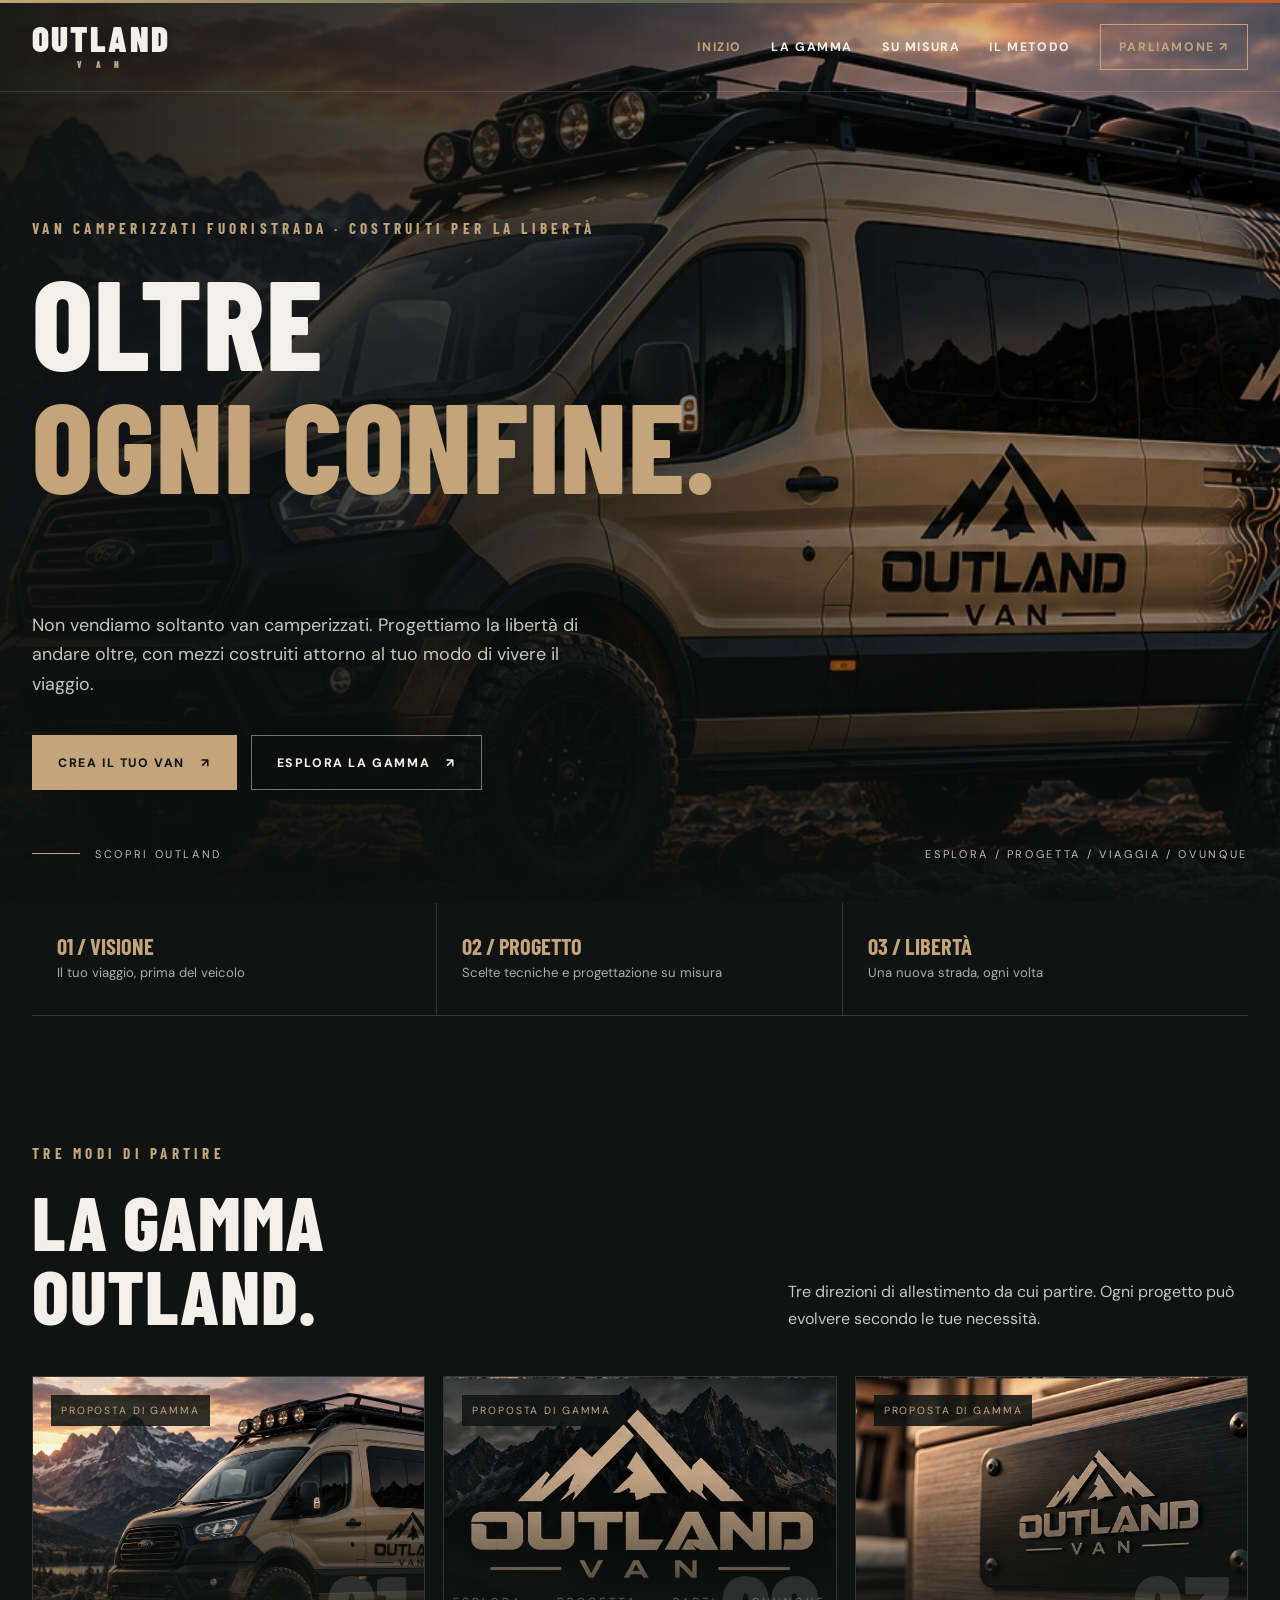
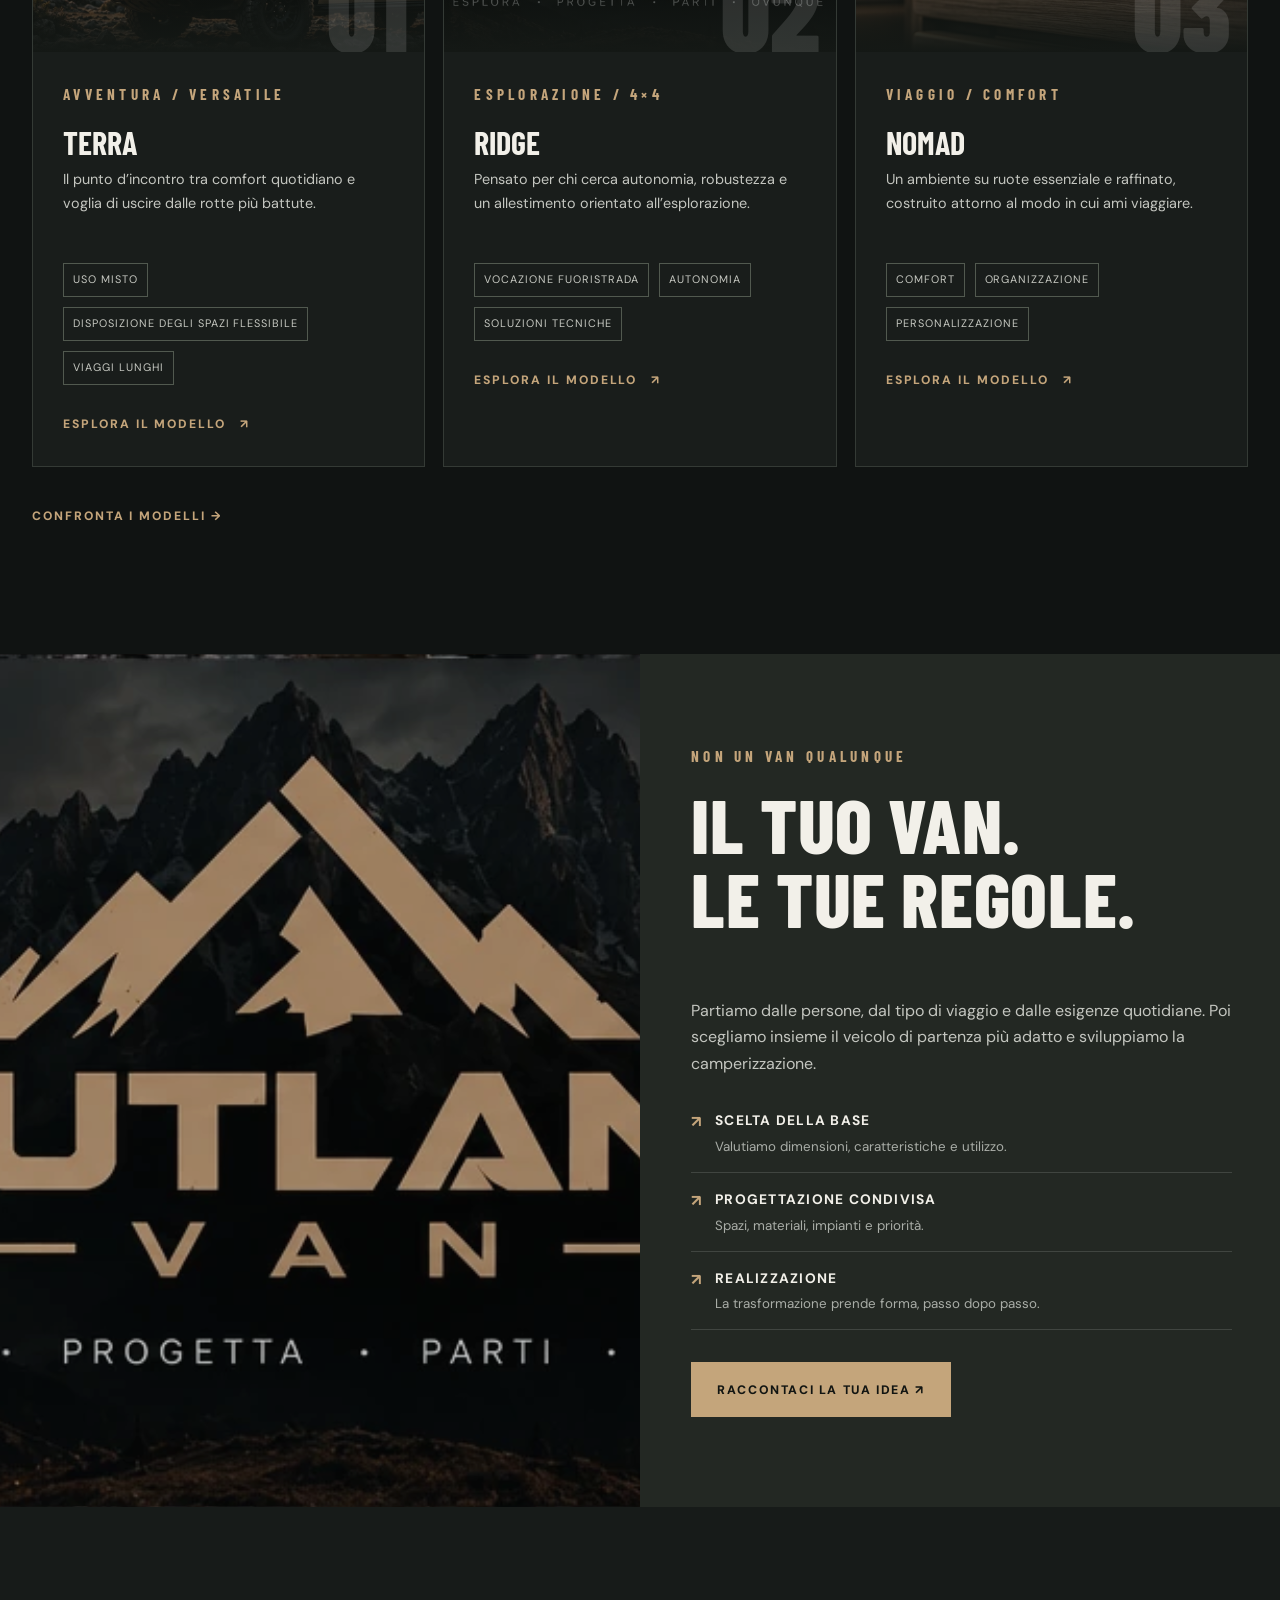
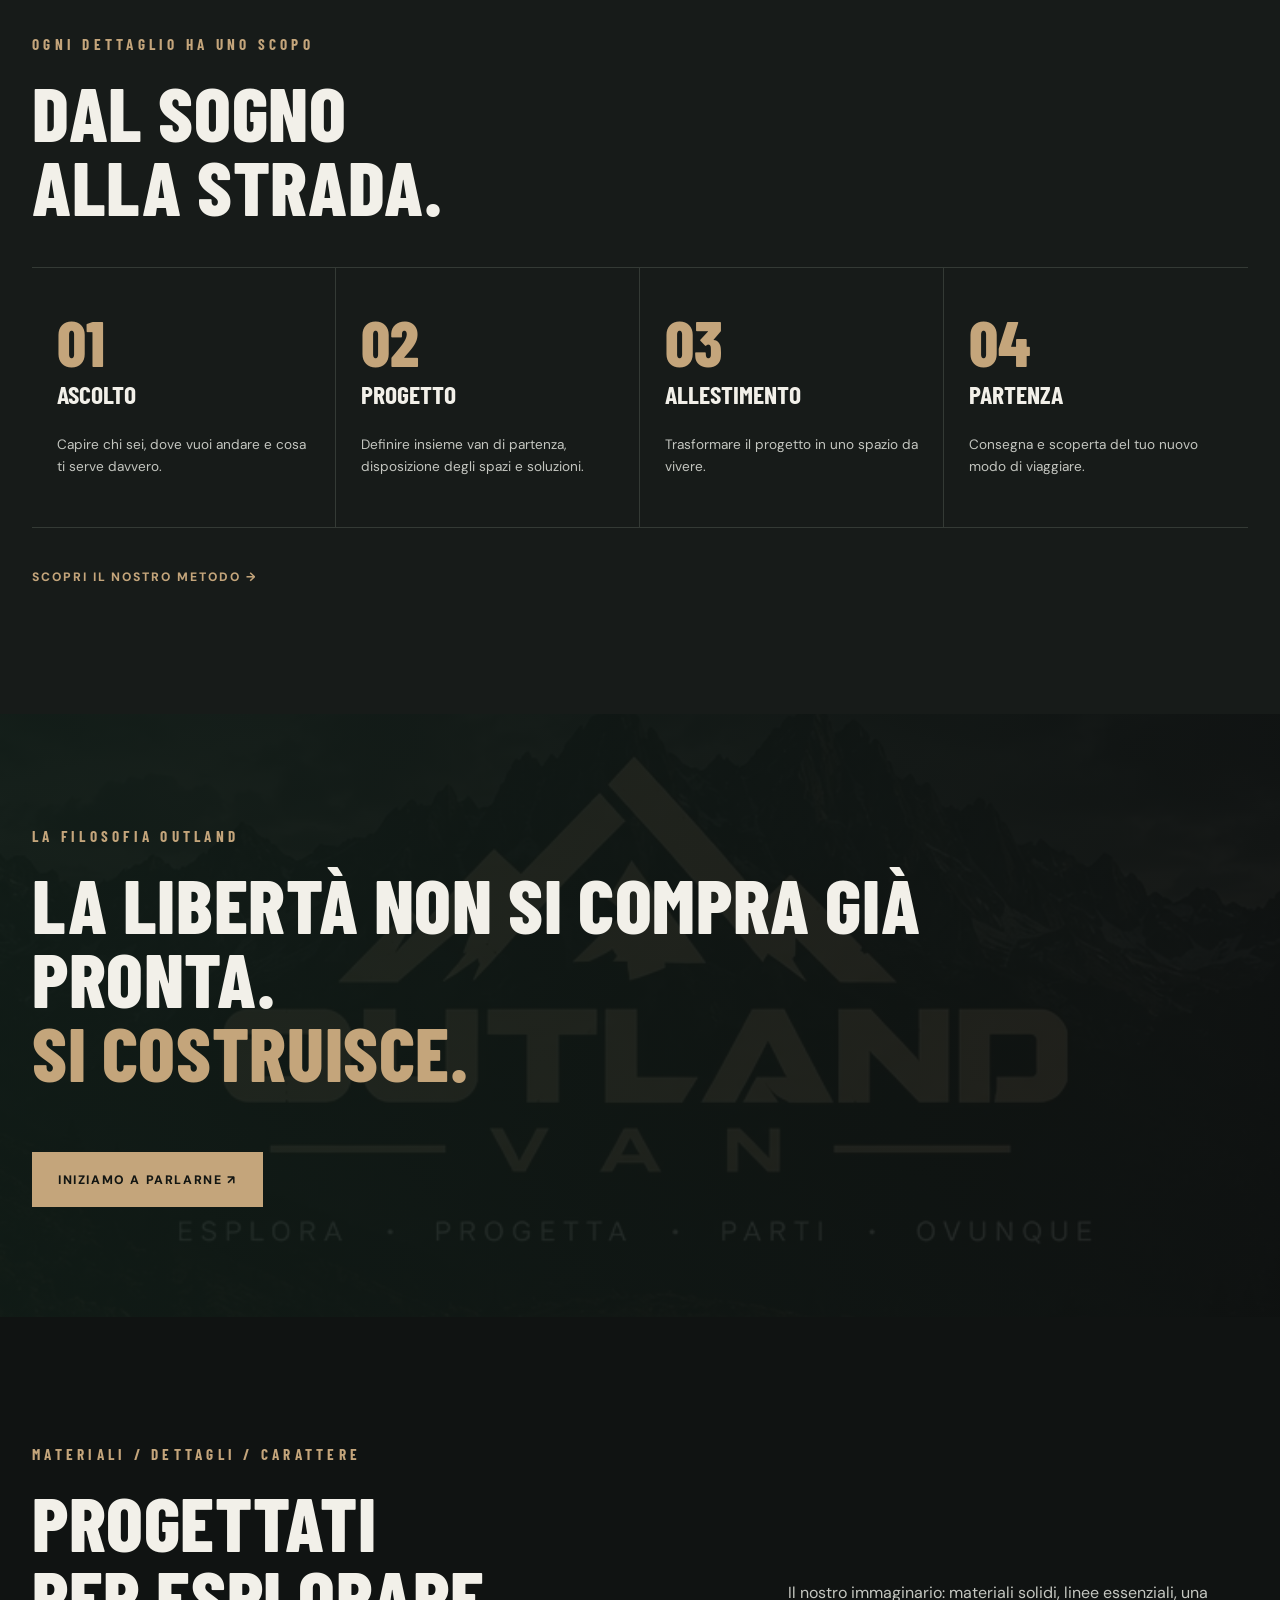
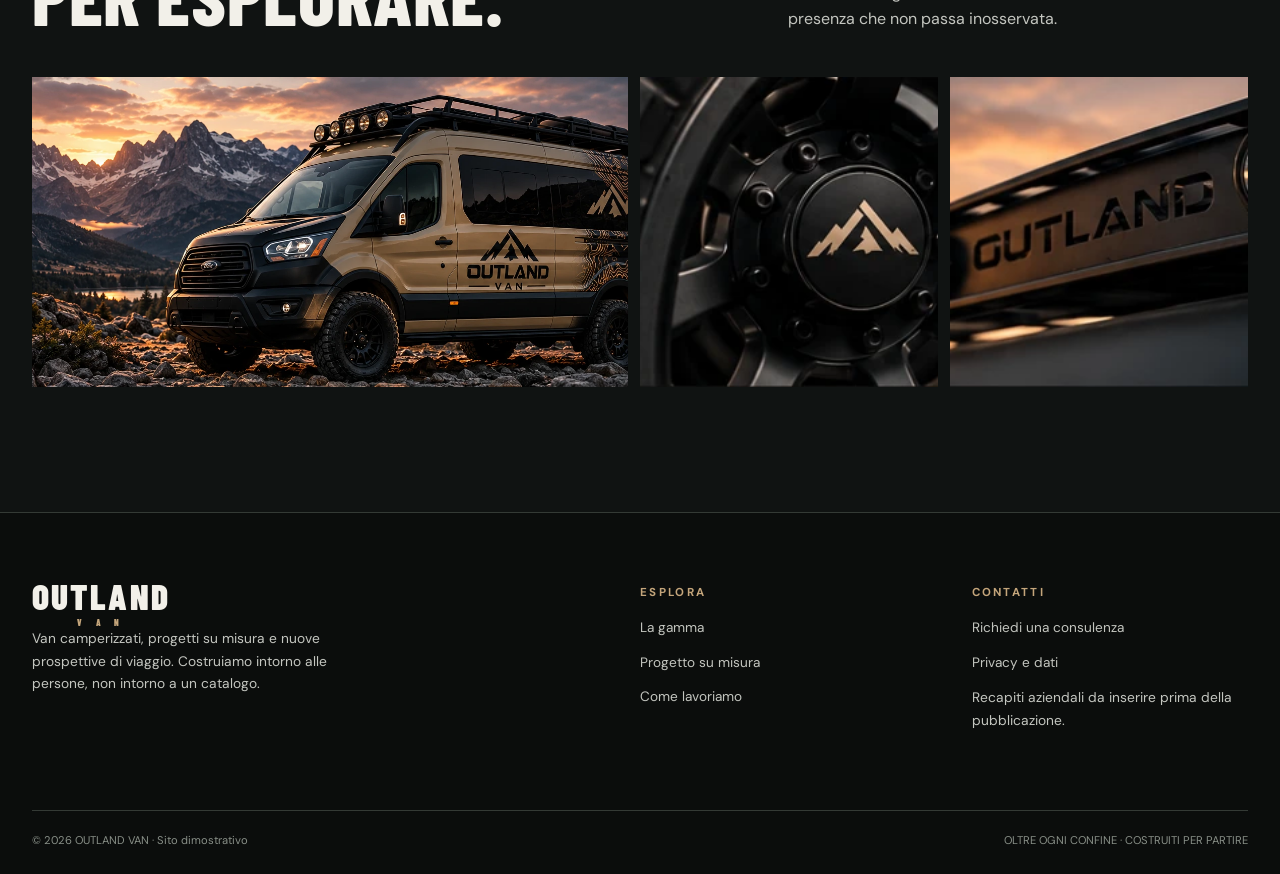
<file: index.html>
<!doctype html><html lang="it"><head><meta charset="utf-8"><meta name="viewport" content="width=device-width,initial-scale=1"><meta name="theme-color" content="#101312"><meta name="description" content="Van camperizzati e allestimenti su misura. OUTLAND VAN: il viaggio comincia dove finisce l’asfalto."><title>Van camperizzati fuoristrada su misura | OUTLAND VAN</title><link rel="icon" type="image/svg+xml" href="img/favicon.svg"><link rel="stylesheet" href="css/style.css"></head><body data-contact-email=""><div class="topline"></div><header class="header "><div class="container header-inner"><a class="brand" href="index.html" aria-label="Pagina iniziale OUTLAND VAN"><b>OUTLAND</b><span>V A N</span></a><button class="menu-toggle" id="menu-toggle" aria-controls="main-nav" aria-expanded="false" aria-label="Apri menu">☰</button><nav class="nav" id="main-nav" aria-label="Navigazione principale"><a href="index.html">Inizio</a><a href="gamma.html">La gamma</a><a href="su-misura.html">Su misura</a><a href="metodo.html">Il metodo</a><a href="contatti.html" class="nav-cta">Parliamone ↗</a></nav></div></header><main><section class="hero"><div class="hero-bg"></div><div class="container hero-content"><div class="eyebrow">Van camperizzati fuoristrada · Costruiti per la libertà</div><h1>OLTRE<br><em>OGNI CONFINE.</em></h1><p>Non vendiamo soltanto van camperizzati. Progettiamo la libertà di andare oltre, con mezzi costruiti attorno al tuo modo di vivere il viaggio.</p><div class="hero-actions"><a class="btn" href="su-misura.html">Crea il tuo van <span>↗</span></a><a class="btn btn-outline" href="gamma.html">Esplora la gamma <span>↗</span></a></div></div><div class="hero-bottom"><div class="container"><div class="micro scroll-mark">Scopri OUTLAND</div><div class="micro">Esplora / Progetta / Viaggia / Ovunque</div></div></div></section><div class="container stats"><div class="stat"><strong>01 / Visione</strong><span>Il tuo viaggio, prima del veicolo</span></div><div class="stat"><strong>02 / Progetto</strong><span>Scelte tecniche e progettazione su misura</span></div><div class="stat"><strong>03 / Libertà</strong><span>Una nuova strada, ogni volta</span></div></div><section class="section"><div class="container"><div class="section-heading"><div><div class="eyebrow">Tre modi di partire</div><h2>LA GAMMA<br>OUTLAND.</h2></div><p>Tre direzioni di allestimento da cui partire. Ogni progetto può evolvere secondo le tue necessità.</p></div><div class="model-grid" id="models-root"></div><div style="margin-top:35px"><a class="text-link" href="gamma.html">Confronta i modelli →</a></div></div></section><section class="split"><div class="split-image" role="img" aria-label="Paesaggio montano d'ispirazione OUTLAND"></div><div class="split-copy"><div class="eyebrow">Non un van qualunque</div><h2>IL TUO VAN.<br>LE TUE REGOLE.</h2><p>Partiamo dalle persone, dal tipo di viaggio e dalle esigenze quotidiane. Poi scegliamo insieme il veicolo di partenza più adatto e sviluppiamo la camperizzazione.</p><div class="feature-list"><div class="feature"><i>↗</i><div><strong>Scelta della base</strong><small>Valutiamo dimensioni, caratteristiche e utilizzo.</small></div></div><div class="feature"><i>↗</i><div><strong>Progettazione condivisa</strong><small>Spazi, materiali, impianti e priorità.</small></div></div><div class="feature"><i>↗</i><div><strong>Realizzazione</strong><small>La trasformazione prende forma, passo dopo passo.</small></div></div></div><a class="btn" href="su-misura.html">Raccontaci la tua idea ↗</a></div></section><section class="section section-alt"><div class="container"><div class="section-heading"><div><div class="eyebrow">Ogni dettaglio ha uno scopo</div><h2>DAL SOGNO<br>ALLA STRADA.</h2></div></div><div class="process"><div class="step"><b>01</b><h3>Ascolto</h3><p>Capire chi sei, dove vuoi andare e cosa ti serve davvero.</p></div><div class="step"><b>02</b><h3>Progetto</h3><p>Definire insieme van di partenza, disposizione degli spazi e soluzioni.</p></div><div class="step"><b>03</b><h3>Allestimento</h3><p>Trasformare il progetto in uno spazio da vivere.</p></div><div class="step"><b>04</b><h3>Partenza</h3><p>Consegna e scoperta del tuo nuovo modo di viaggiare.</p></div></div><div style="margin-top:35px"><a class="text-link" href="metodo.html">Scopri il nostro metodo →</a></div></div></section><section class="statement"><div class="container"><div class="eyebrow">La filosofia OUTLAND</div><h2>LA LIBERTÀ NON SI COMPRA GIÀ PRONTA.<br><span>SI COSTRUISCE.</span></h2><a class="btn" href="contatti.html">Iniziamo a parlarne ↗</a></div></section><section class="section"><div class="container"><div class="section-heading"><div><div class="eyebrow">Materiali / dettagli / carattere</div><h2>PROGETTATI<br>PER ESPLORARE.</h2></div><p>Il nostro immaginario: materiali solidi, linee essenziali, una presenza che non passa inosservata.</p></div><div class="gallery"><img src="img/hero-van.webp" alt="Van OUTLAND nel paesaggio"><img src="img/detail-wheel.webp" alt="Dettaglio ruota fuoristrada"><img src="img/detail-roof.webp" alt="Dettaglio portapacchi da esplorazione"></div></div></section></main><footer class="footer"><div class="container"><div class="footer-grid"><div><a class="brand" href="index.html"><b>OUTLAND</b><span>V A N</span></a><p>Van camperizzati, progetti su misura e nuove prospettive di viaggio. Costruiamo intorno alle persone, non intorno a un catalogo.</p></div><div><h4>Esplora</h4><a href="gamma.html">La gamma</a><a href="su-misura.html">Progetto su misura</a><a href="metodo.html">Come lavoriamo</a></div><div><h4>Contatti</h4><a href="contatti.html">Richiedi una consulenza</a><a href="privacy.html">Privacy e dati</a><p>Recapiti aziendali da inserire prima della pubblicazione.</p></div></div><div class="footer-bottom"><span>© <span id="year">2026</span> OUTLAND VAN · Sito dimostrativo</span><span>OLTRE OGNI CONFINE · COSTRUITI PER PARTIRE</span></div></div></footer><script src="js/main.js" defer></script><script>document.getElementById('year').textContent=new Date().getFullYear()</script></body></html>
</file>
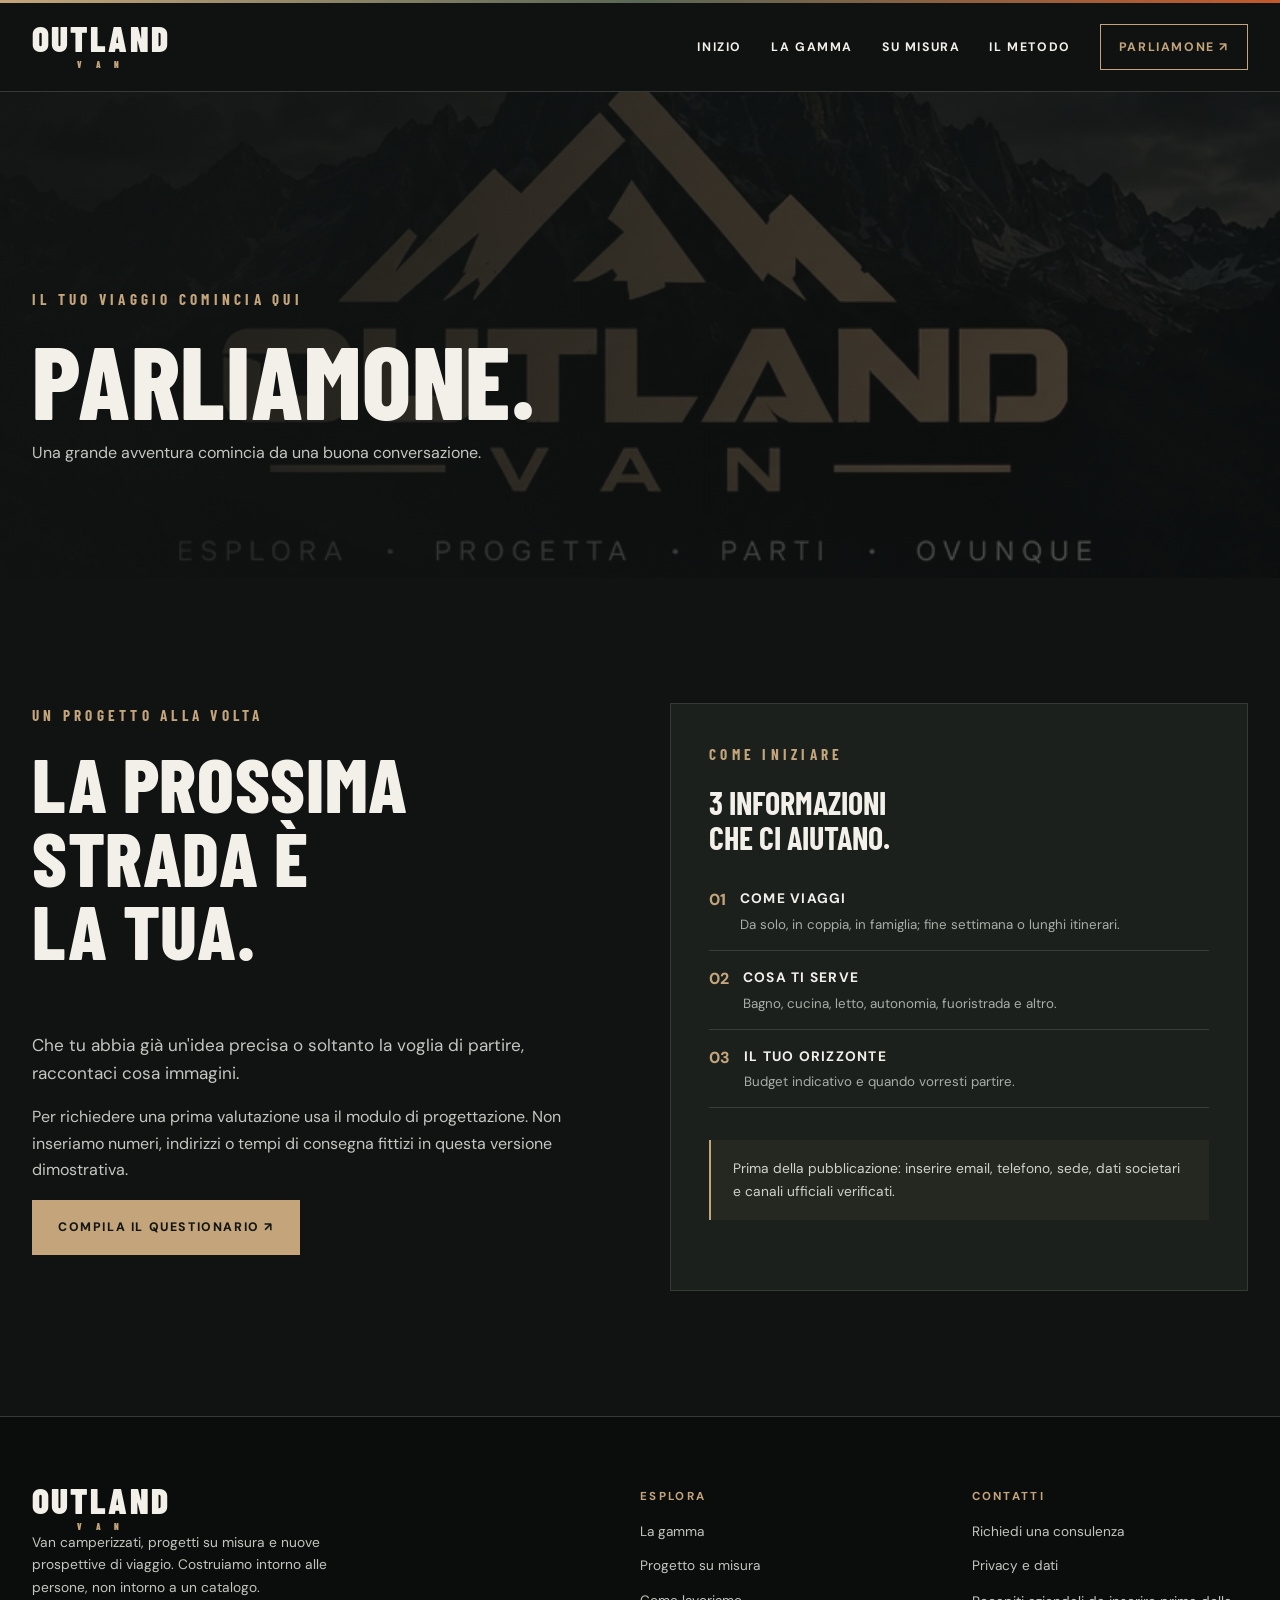
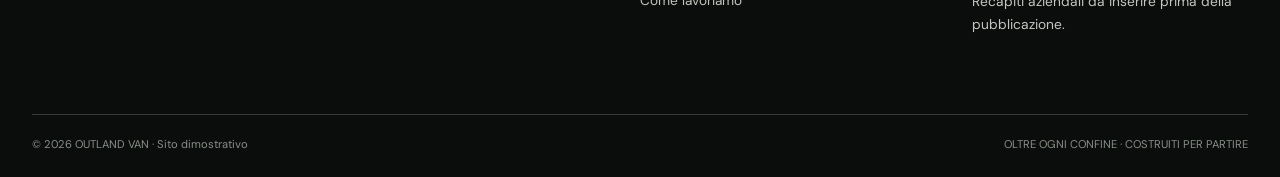
<file: contatti.html>
<!doctype html><html lang="it"><head><meta charset="utf-8"><meta name="viewport" content="width=device-width,initial-scale=1"><meta name="theme-color" content="#101312"><meta name="description" content="Parla con OUTLAND VAN del tuo prossimo van camperizzato."><title>Contatti | OUTLAND VAN</title><link rel="icon" type="image/svg+xml" href="img/favicon.svg"><link rel="stylesheet" href="css/style.css"></head><body data-contact-email=""><div class="topline"></div><header class="header solid"><div class="container header-inner"><a class="brand" href="index.html" aria-label="Pagina iniziale OUTLAND VAN"><b>OUTLAND</b><span>V A N</span></a><button class="menu-toggle" id="menu-toggle" aria-controls="main-nav" aria-expanded="false" aria-label="Apri menu">☰</button><nav class="nav" id="main-nav" aria-label="Navigazione principale"><a href="index.html">Inizio</a><a href="gamma.html">La gamma</a><a href="su-misura.html">Su misura</a><a href="metodo.html">Il metodo</a><a href="contatti.html" class="nav-cta">Parliamone ↗</a></nav></div></header><main><section class="page-hero"><div class="container"><div class="eyebrow">Il tuo viaggio comincia qui</div><h1>PARLIAMONE.</h1><p>Una grande avventura comincia da una buona conversazione.</p></div></section><section class="section"><div class="container custom-grid"><div><div class="eyebrow">Un progetto alla volta</div><h2>LA PROSSIMA<br>STRADA È<br>LA TUA.</h2><p class="section-intro">Che tu abbia già un'idea precisa o soltanto la voglia di partire, raccontaci cosa immagini.</p><p>Per richiedere una prima valutazione usa il modulo di progettazione. Non inseriamo numeri, indirizzi o tempi di consegna fittizi in questa versione dimostrativa.</p><a class="btn" href="su-misura.html">Compila il questionario ↗</a></div><div class="form-panel"><div class="eyebrow">Come iniziare</div><h3>3 INFORMAZIONI<br>CHE CI AIUTANO.</h3><div class="feature-list"><div class="feature"><i>01</i><div><strong>Come viaggi</strong><small>Da solo, in coppia, in famiglia; fine settimana o lunghi itinerari.</small></div></div><div class="feature"><i>02</i><div><strong>Cosa ti serve</strong><small>Bagno, cucina, letto, autonomia, fuoristrada e altro.</small></div></div><div class="feature"><i>03</i><div><strong>Il tuo orizzonte</strong><small>Budget indicativo e quando vorresti partire.</small></div></div></div><div class="notice">Prima della pubblicazione: inserire email, telefono, sede, dati societari e canali ufficiali verificati.</div></div></div></section></main><footer class="footer"><div class="container"><div class="footer-grid"><div><a class="brand" href="index.html"><b>OUTLAND</b><span>V A N</span></a><p>Van camperizzati, progetti su misura e nuove prospettive di viaggio. Costruiamo intorno alle persone, non intorno a un catalogo.</p></div><div><h4>Esplora</h4><a href="gamma.html">La gamma</a><a href="su-misura.html">Progetto su misura</a><a href="metodo.html">Come lavoriamo</a></div><div><h4>Contatti</h4><a href="contatti.html">Richiedi una consulenza</a><a href="privacy.html">Privacy e dati</a><p>Recapiti aziendali da inserire prima della pubblicazione.</p></div></div><div class="footer-bottom"><span>© <span id="year">2026</span> OUTLAND VAN · Sito dimostrativo</span><span>OLTRE OGNI CONFINE · COSTRUITI PER PARTIRE</span></div></div></footer><script src="js/main.js" defer></script><script>document.getElementById('year').textContent=new Date().getFullYear()</script></body></html>
</file>
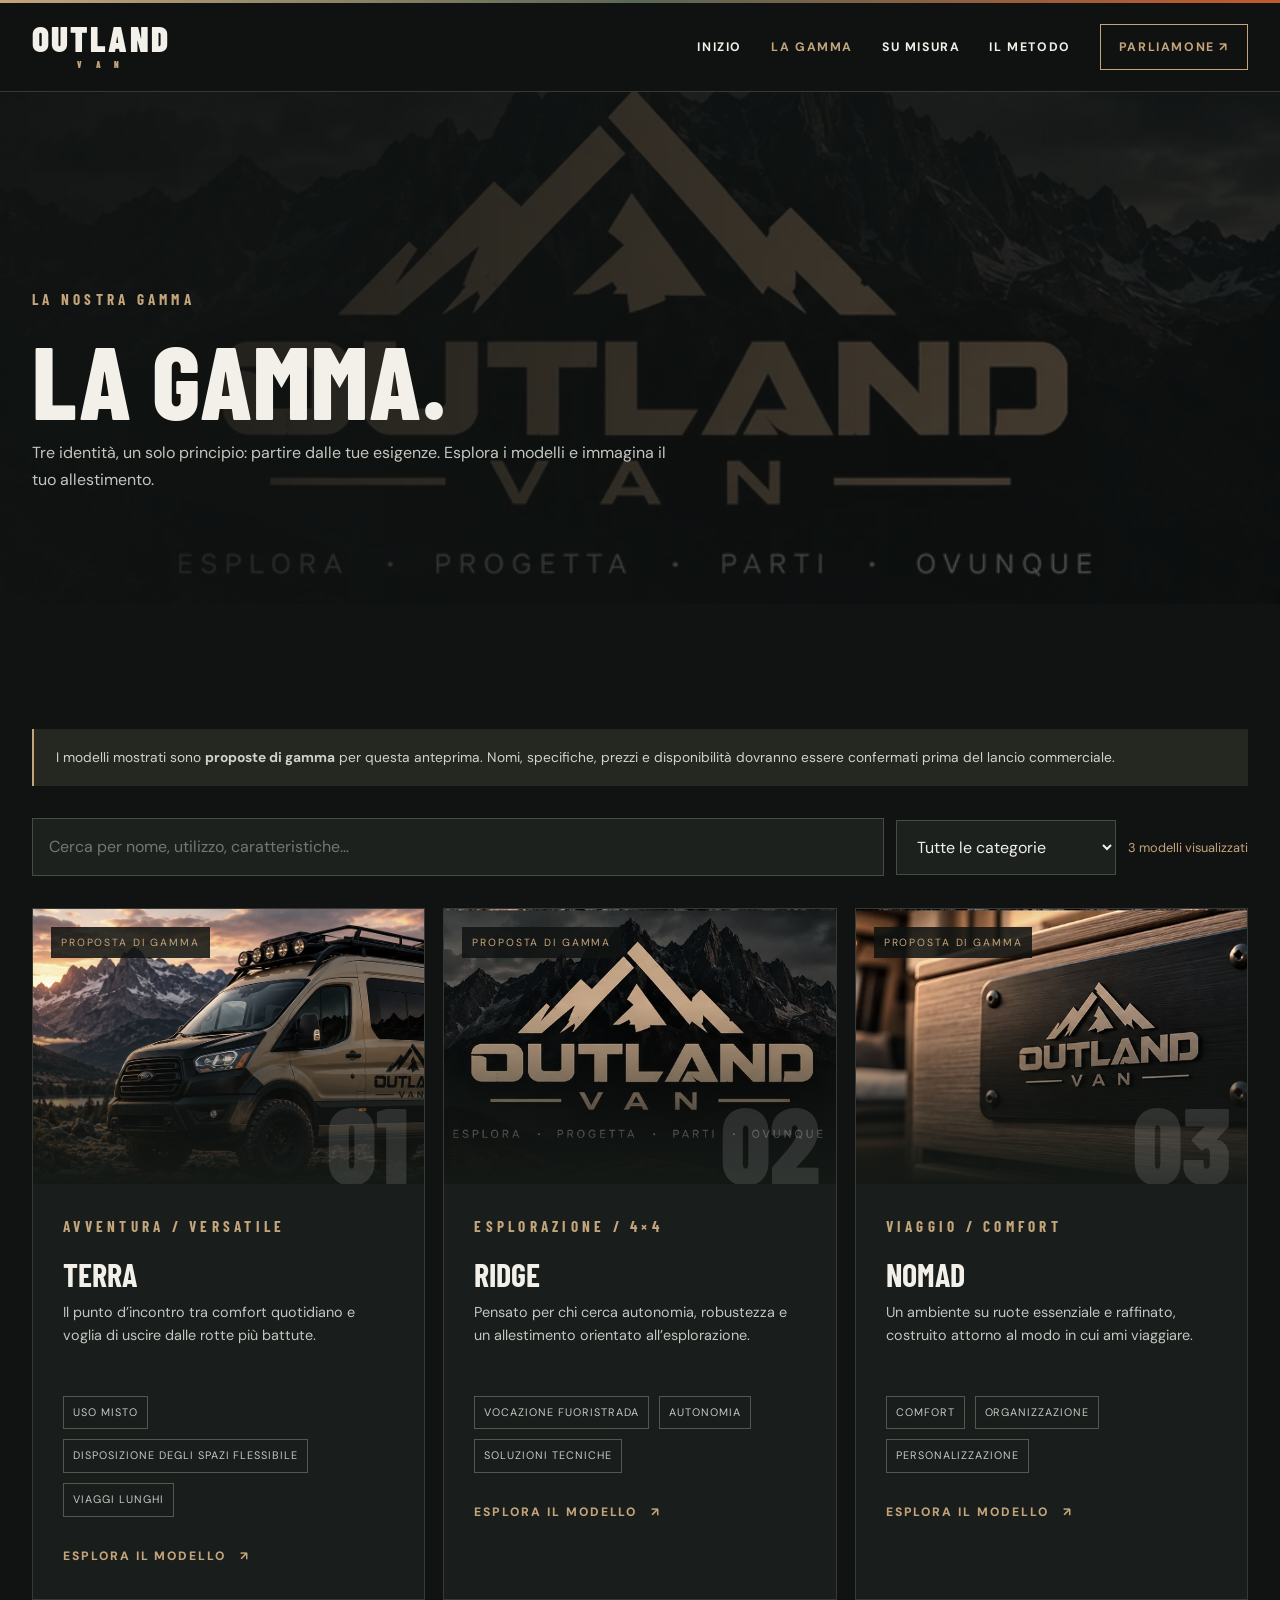
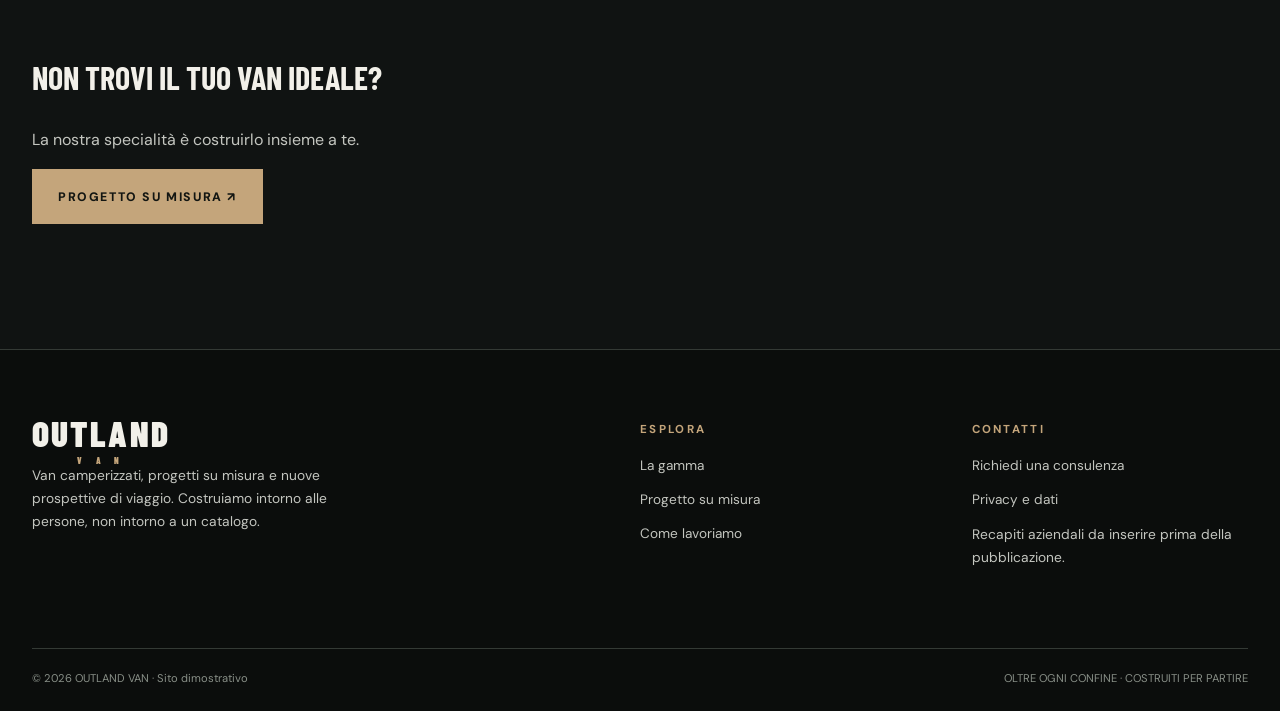
<file: gamma.html>
<!doctype html><html lang="it"><head><meta charset="utf-8"><meta name="viewport" content="width=device-width,initial-scale=1"><meta name="theme-color" content="#101312"><meta name="description" content="Scopri tre concept di van camperizzati OUTLAND e filtra per stile di viaggio."><title>La gamma | OUTLAND VAN</title><link rel="icon" type="image/svg+xml" href="img/favicon.svg"><link rel="stylesheet" href="css/style.css"></head><body data-contact-email=""><div class="topline"></div><header class="header solid"><div class="container header-inner"><a class="brand" href="index.html" aria-label="Pagina iniziale OUTLAND VAN"><b>OUTLAND</b><span>V A N</span></a><button class="menu-toggle" id="menu-toggle" aria-controls="main-nav" aria-expanded="false" aria-label="Apri menu">☰</button><nav class="nav" id="main-nav" aria-label="Navigazione principale"><a href="index.html">Inizio</a><a href="gamma.html">La gamma</a><a href="su-misura.html">Su misura</a><a href="metodo.html">Il metodo</a><a href="contatti.html" class="nav-cta">Parliamone ↗</a></nav></div></header><main><section class="page-hero"><div class="container"><div class="eyebrow">La nostra gamma</div><h1>LA GAMMA.</h1><p>Tre identità, un solo principio: partire dalle tue esigenze. Esplora i modelli e immagina il tuo allestimento.</p></div></section><section class="section"><div class="container"><div class="notice">I modelli mostrati sono <strong>proposte di gamma</strong> per questa anteprima. Nomi, specifiche, prezzi e disponibilità dovranno essere confermati prima del lancio commerciale.</div><div class="filter-bar"><input id="model-search" type="search" placeholder="Cerca per nome, utilizzo, caratteristiche…" aria-label="Cerca modelli"><select id="model-filter" aria-label="Filtra per categoria"><option value="all">Tutte le categorie</option><option value="Adventure">Avventura</option><option value="Expedition">Esplorazione</option><option value="Touring">Viaggio</option></select><span class="filter-count" id="filter-count" aria-live="polite"></span></div><div class="model-grid" id="models-root"></div><div style="margin-top:60px"><h3>Non trovi il tuo van ideale?</h3><p>La nostra specialità è costruirlo insieme a te.</p><a class="btn" href="su-misura.html">Progetto su misura ↗</a></div></div></section></main><footer class="footer"><div class="container"><div class="footer-grid"><div><a class="brand" href="index.html"><b>OUTLAND</b><span>V A N</span></a><p>Van camperizzati, progetti su misura e nuove prospettive di viaggio. Costruiamo intorno alle persone, non intorno a un catalogo.</p></div><div><h4>Esplora</h4><a href="gamma.html">La gamma</a><a href="su-misura.html">Progetto su misura</a><a href="metodo.html">Come lavoriamo</a></div><div><h4>Contatti</h4><a href="contatti.html">Richiedi una consulenza</a><a href="privacy.html">Privacy e dati</a><p>Recapiti aziendali da inserire prima della pubblicazione.</p></div></div><div class="footer-bottom"><span>© <span id="year">2026</span> OUTLAND VAN · Sito dimostrativo</span><span>OLTRE OGNI CONFINE · COSTRUITI PER PARTIRE</span></div></div></footer><script src="js/main.js" defer></script><script>document.getElementById('year').textContent=new Date().getFullYear()</script></body></html>
</file>
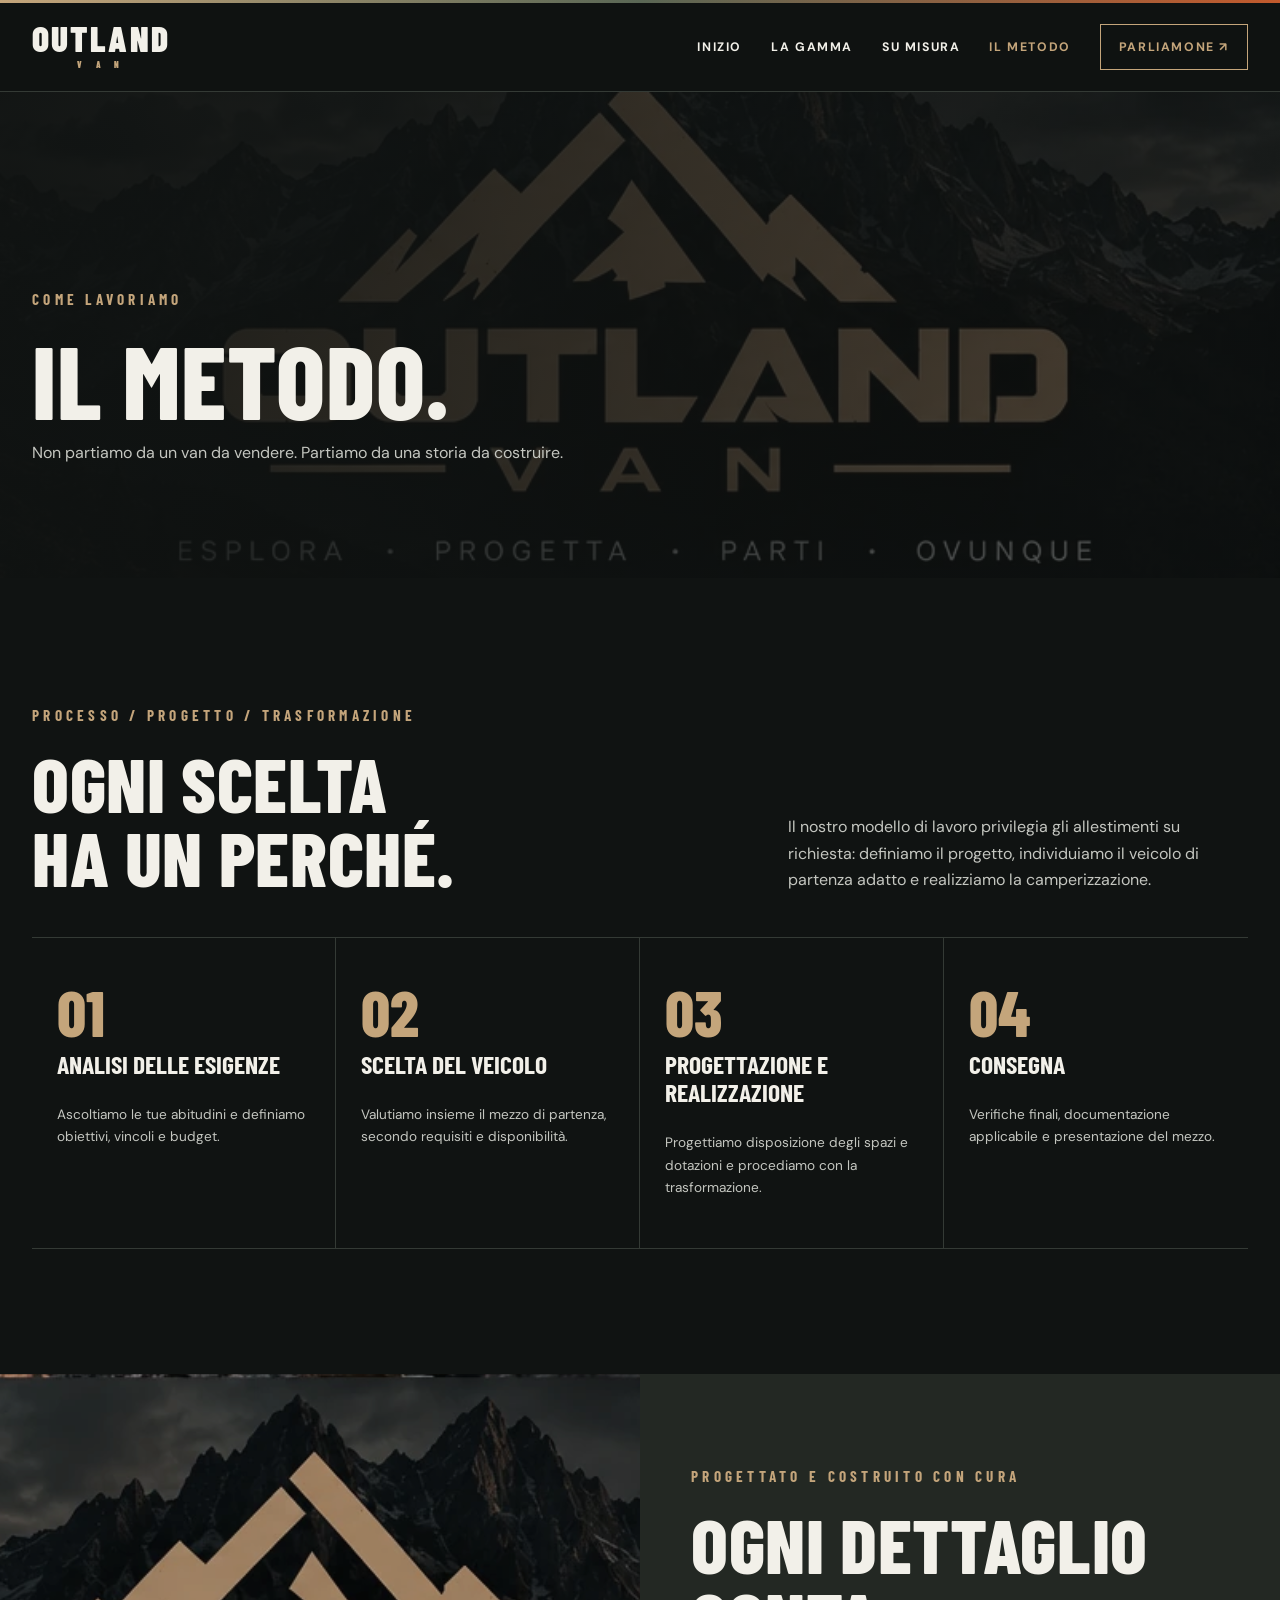
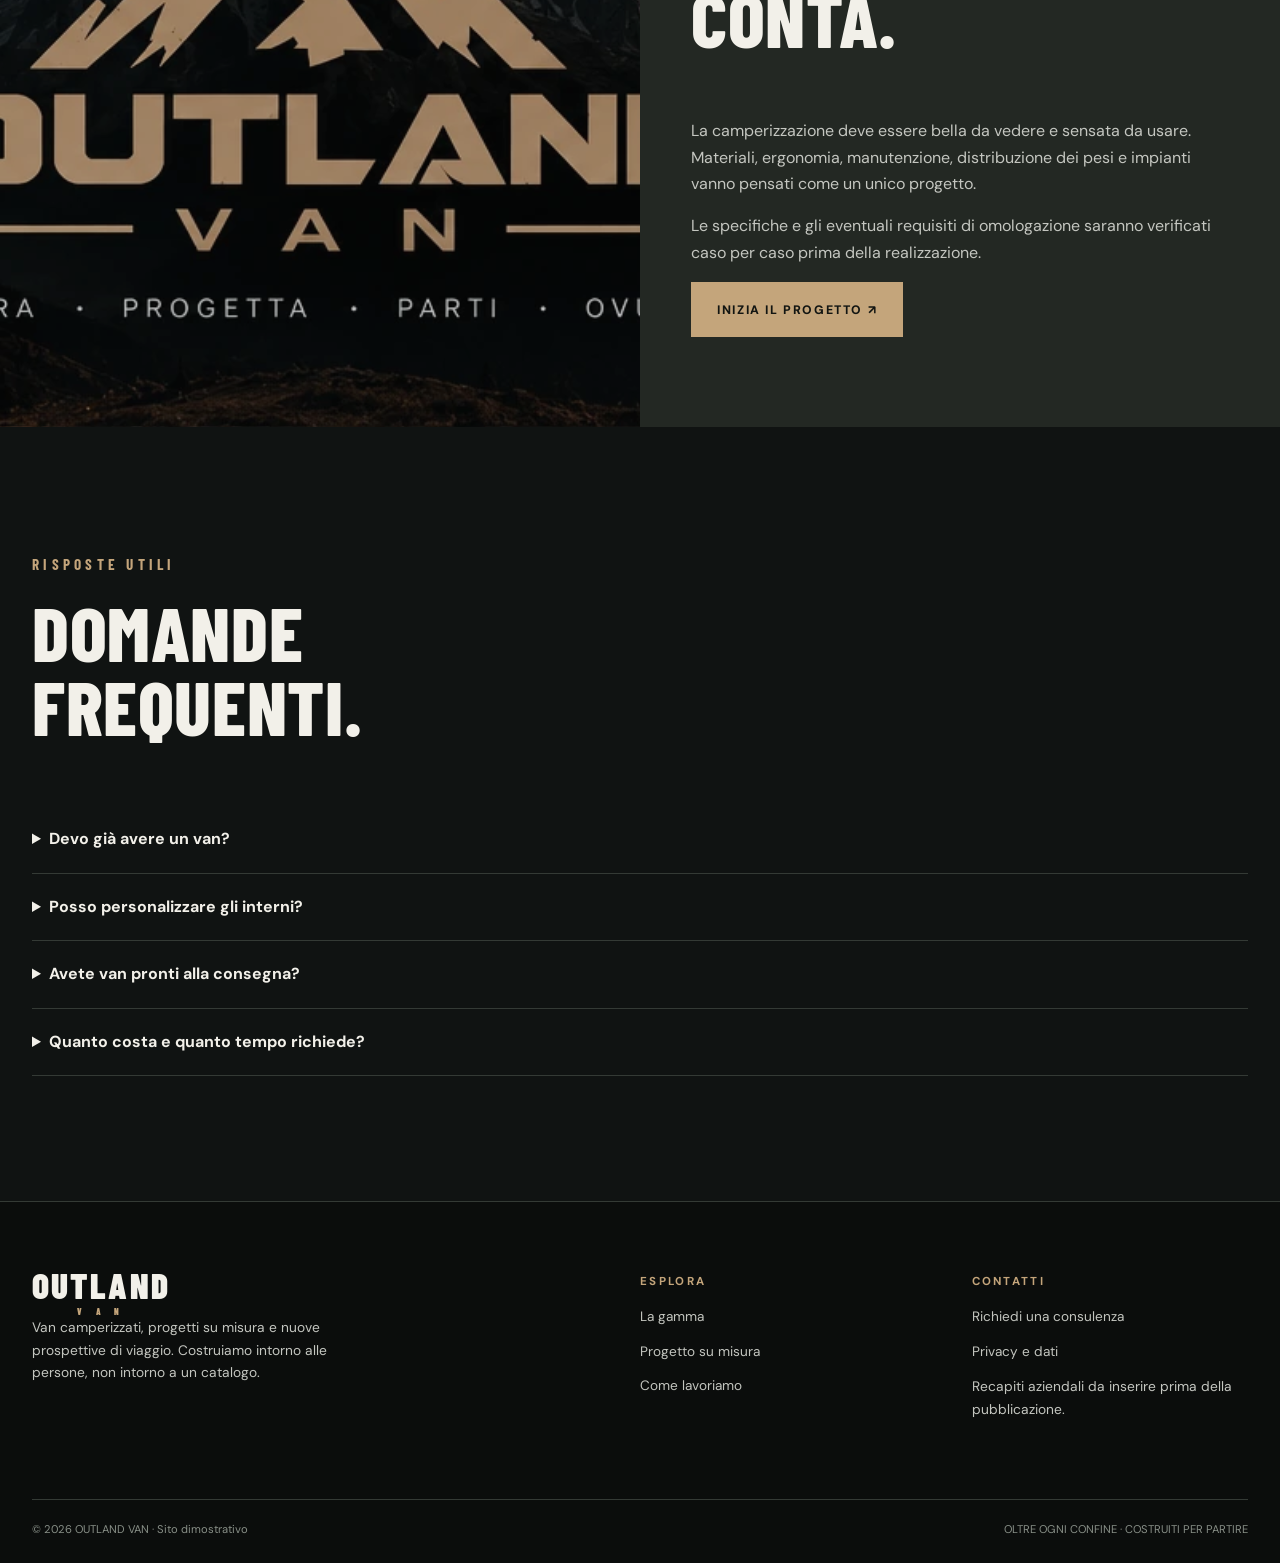
<file: metodo.html>
<!doctype html><html lang="it"><head><meta charset="utf-8"><meta name="viewport" content="width=device-width,initial-scale=1"><meta name="theme-color" content="#101312"><meta name="description" content="Dall’ascolto alla scelta del veicolo, dalla progettazione alla camperizzazione: il metodo OUTLAND VAN."><title>Il nostro metodo | OUTLAND VAN</title><link rel="icon" type="image/svg+xml" href="img/favicon.svg"><link rel="stylesheet" href="css/style.css"></head><body data-contact-email=""><div class="topline"></div><header class="header solid"><div class="container header-inner"><a class="brand" href="index.html" aria-label="Pagina iniziale OUTLAND VAN"><b>OUTLAND</b><span>V A N</span></a><button class="menu-toggle" id="menu-toggle" aria-controls="main-nav" aria-expanded="false" aria-label="Apri menu">☰</button><nav class="nav" id="main-nav" aria-label="Navigazione principale"><a href="index.html">Inizio</a><a href="gamma.html">La gamma</a><a href="su-misura.html">Su misura</a><a href="metodo.html">Il metodo</a><a href="contatti.html" class="nav-cta">Parliamone ↗</a></nav></div></header><main><section class="page-hero"><div class="container"><div class="eyebrow">Come lavoriamo</div><h1>IL METODO.</h1><p>Non partiamo da un van da vendere. Partiamo da una storia da costruire.</p></div></section><section class="section"><div class="container"><div class="section-heading"><div><div class="eyebrow">Processo / progetto / trasformazione</div><h2>OGNI SCELTA<br>HA UN PERCHÉ.</h2></div><p>Il nostro modello di lavoro privilegia gli allestimenti su richiesta: definiamo il progetto, individuiamo il veicolo di partenza adatto e realizziamo la camperizzazione.</p></div><div class="process"><div class="step"><b>01</b><h3>Analisi delle esigenze</h3><p>Ascoltiamo le tue abitudini e definiamo obiettivi, vincoli e budget.</p></div><div class="step"><b>02</b><h3>Scelta del veicolo</h3><p>Valutiamo insieme il mezzo di partenza, secondo requisiti e disponibilità.</p></div><div class="step"><b>03</b><h3>Progettazione e realizzazione</h3><p>Progettiamo disposizione degli spazi e dotazioni e procediamo con la trasformazione.</p></div><div class="step"><b>04</b><h3>Consegna</h3><p>Verifiche finali, documentazione applicabile e presentazione del mezzo.</p></div></div></div></section><section class="split"><div class="split-image"></div><div class="split-copy"><div class="eyebrow">Progettato e costruito con cura</div><h2>OGNI DETTAGLIO<br>CONTA.</h2><p>La camperizzazione deve essere bella da vedere e sensata da usare. Materiali, ergonomia, manutenzione, distribuzione dei pesi e impianti vanno pensati come un unico progetto.</p><p>Le specifiche e gli eventuali requisiti di omologazione saranno verificati caso per caso prima della realizzazione.</p><a class="btn" href="su-misura.html">Inizia il progetto ↗</a></div></section><section class="section"><div class="container faq"><div class="eyebrow">Risposte utili</div><h2>DOMANDE<br>FREQUENTI.</h2><details><summary>Devo già avere un van?</summary><p>No. Possiamo partire dalle tue necessità e individuare il veicolo adatto prima della camperizzazione.</p></details><details><summary>Posso personalizzare gli interni?</summary><p>Sì, la progettazione su misura è al centro della proposta. La fattibilità dipende dalla base veicolo, dai vincoli tecnici e dal budget.</p></details><details><summary>Avete van pronti alla consegna?</summary><p>L’obiettivo è proporre una piccola selezione di modelli realizzati e lavorare prevalentemente su commissione. Disponibilità effettive da confermare.</p></details><details><summary>Quanto costa e quanto tempo richiede?</summary><p>Dipende da veicolo, impianti, materiali, complessità e disponibilità. Prepariamo indicazioni attendibili dopo aver definito il progetto.</p></details></div></section></main><footer class="footer"><div class="container"><div class="footer-grid"><div><a class="brand" href="index.html"><b>OUTLAND</b><span>V A N</span></a><p>Van camperizzati, progetti su misura e nuove prospettive di viaggio. Costruiamo intorno alle persone, non intorno a un catalogo.</p></div><div><h4>Esplora</h4><a href="gamma.html">La gamma</a><a href="su-misura.html">Progetto su misura</a><a href="metodo.html">Come lavoriamo</a></div><div><h4>Contatti</h4><a href="contatti.html">Richiedi una consulenza</a><a href="privacy.html">Privacy e dati</a><p>Recapiti aziendali da inserire prima della pubblicazione.</p></div></div><div class="footer-bottom"><span>© <span id="year">2026</span> OUTLAND VAN · Sito dimostrativo</span><span>OLTRE OGNI CONFINE · COSTRUITI PER PARTIRE</span></div></div></footer><script src="js/main.js" defer></script><script>document.getElementById('year').textContent=new Date().getFullYear()</script></body></html>
</file>
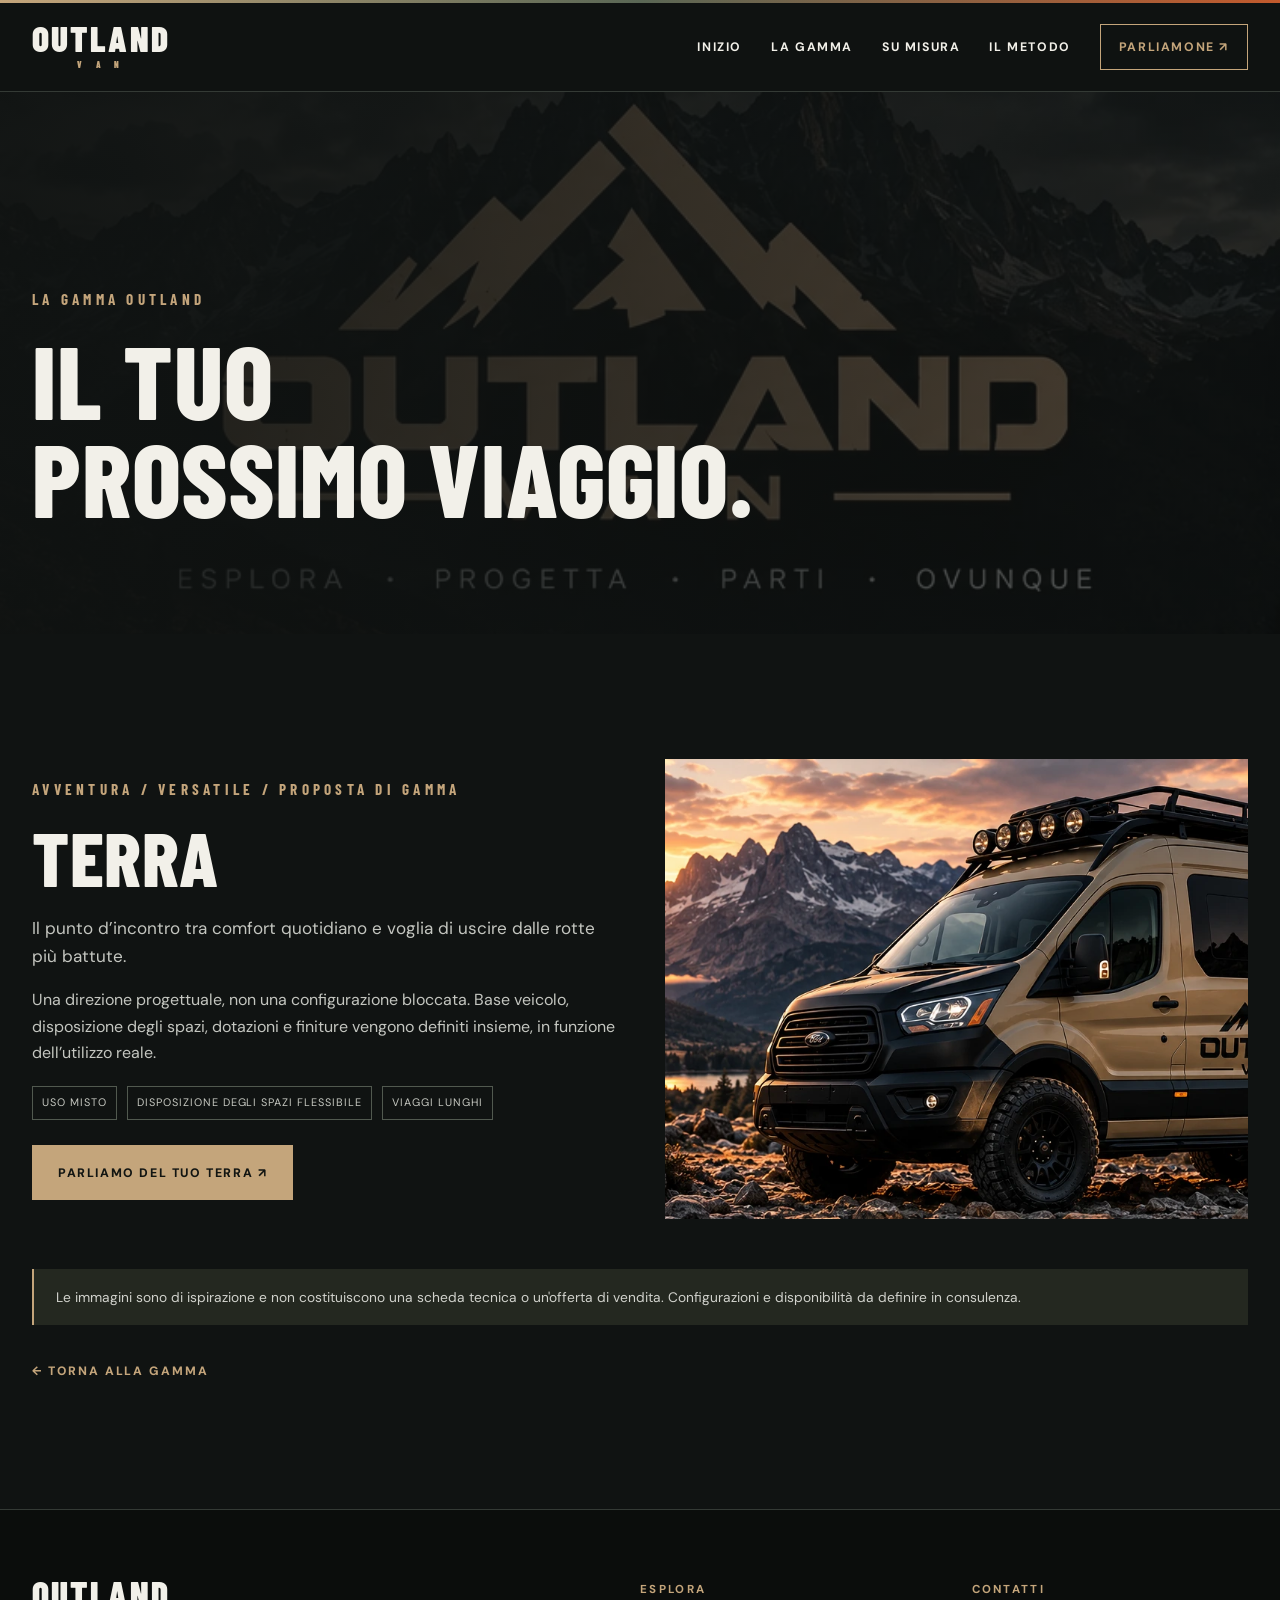
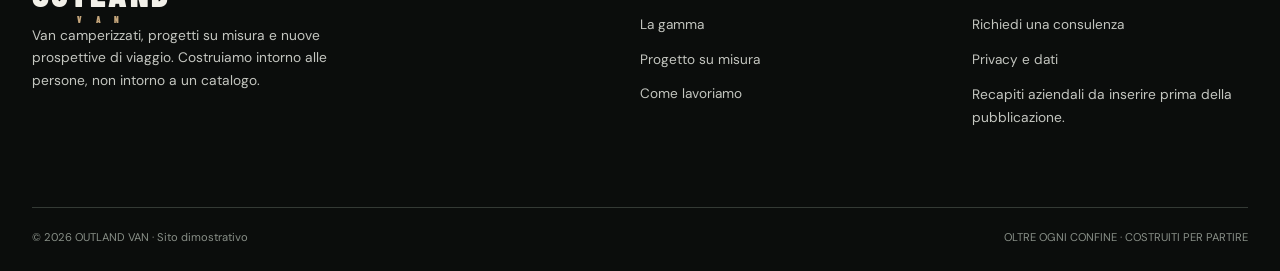
<file: modello.html>
<!doctype html><html lang="it"><head><meta charset="utf-8"><meta name="viewport" content="width=device-width,initial-scale=1"><meta name="theme-color" content="#101312"><meta name="description" content="Scopri il proposte di gamma OUTLAND VAN e richiedi un allestimento personalizzato."><title>Proposta di gamma | OUTLAND VAN</title><link rel="icon" type="image/svg+xml" href="img/favicon.svg"><link rel="stylesheet" href="css/style.css"></head><body data-contact-email=""><div class="topline"></div><header class="header solid"><div class="container header-inner"><a class="brand" href="index.html" aria-label="Pagina iniziale OUTLAND VAN"><b>OUTLAND</b><span>V A N</span></a><button class="menu-toggle" id="menu-toggle" aria-controls="main-nav" aria-expanded="false" aria-label="Apri menu">☰</button><nav class="nav" id="main-nav" aria-label="Navigazione principale"><a href="index.html">Inizio</a><a href="gamma.html">La gamma</a><a href="su-misura.html">Su misura</a><a href="metodo.html">Il metodo</a><a href="contatti.html" class="nav-cta">Parliamone ↗</a></nav></div></header><main><section class="page-hero"><div class="container"><div class="eyebrow">La gamma OUTLAND</div><h1>IL TUO<br>PROSSIMO VIAGGIO.</h1></div></section><section class="section"><div class="container"><div id="detail-root"></div><div class="notice" style="margin-top:50px">Le immagini sono di ispirazione e non costituiscono una scheda tecnica o un'offerta di vendita. Configurazioni e disponibilità da definire in consulenza.</div><a class="text-link" href="gamma.html">← Torna alla gamma</a></div></section></main><footer class="footer"><div class="container"><div class="footer-grid"><div><a class="brand" href="index.html"><b>OUTLAND</b><span>V A N</span></a><p>Van camperizzati, progetti su misura e nuove prospettive di viaggio. Costruiamo intorno alle persone, non intorno a un catalogo.</p></div><div><h4>Esplora</h4><a href="gamma.html">La gamma</a><a href="su-misura.html">Progetto su misura</a><a href="metodo.html">Come lavoriamo</a></div><div><h4>Contatti</h4><a href="contatti.html">Richiedi una consulenza</a><a href="privacy.html">Privacy e dati</a><p>Recapiti aziendali da inserire prima della pubblicazione.</p></div></div><div class="footer-bottom"><span>© <span id="year">2026</span> OUTLAND VAN · Sito dimostrativo</span><span>OLTRE OGNI CONFINE · COSTRUITI PER PARTIRE</span></div></div></footer><script src="js/main.js" defer></script><script>document.getElementById('year').textContent=new Date().getFullYear()</script></body></html>
</file>
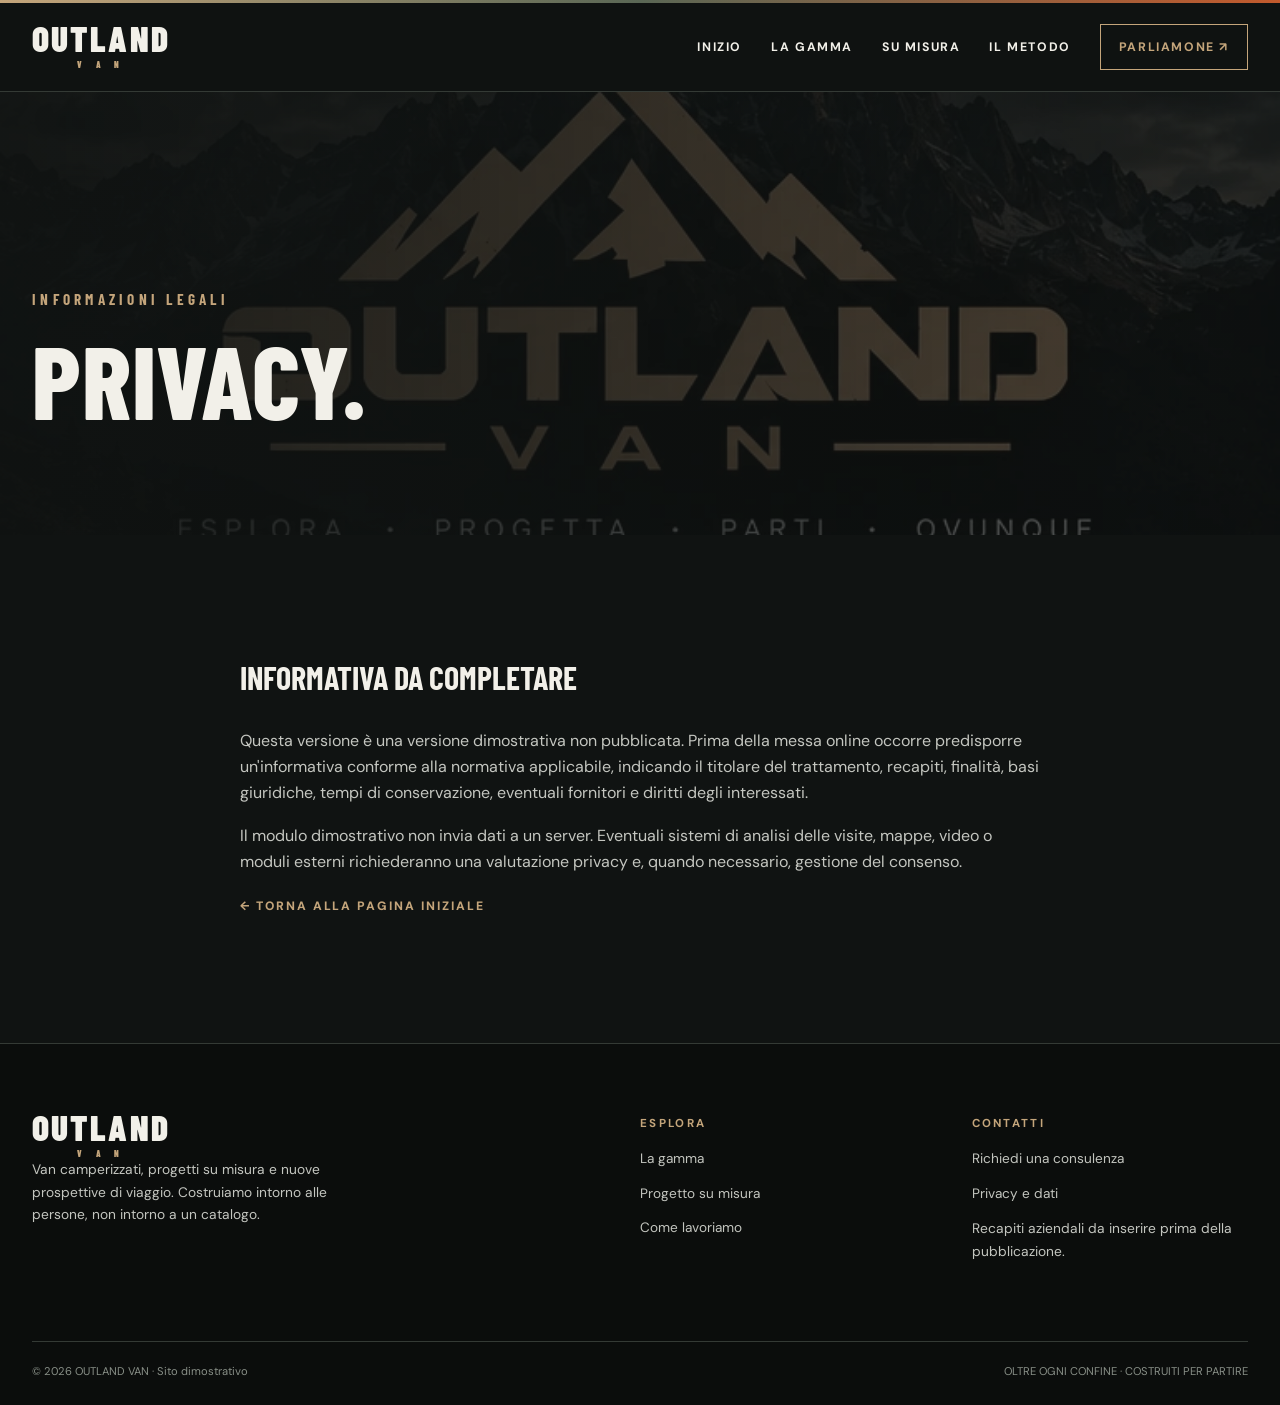
<file: privacy.html>
<!doctype html><html lang="it"><head><meta charset="utf-8"><meta name="viewport" content="width=device-width,initial-scale=1"><meta name="theme-color" content="#101312"><meta name="description" content="Informazioni sul trattamento dei dati del sito OUTLAND VAN."><title>Privacy | OUTLAND VAN</title><link rel="icon" type="image/svg+xml" href="img/favicon.svg"><link rel="stylesheet" href="css/style.css"></head><body data-contact-email=""><div class="topline"></div><header class="header solid"><div class="container header-inner"><a class="brand" href="index.html" aria-label="Pagina iniziale OUTLAND VAN"><b>OUTLAND</b><span>V A N</span></a><button class="menu-toggle" id="menu-toggle" aria-controls="main-nav" aria-expanded="false" aria-label="Apri menu">☰</button><nav class="nav" id="main-nav" aria-label="Navigazione principale"><a href="index.html">Inizio</a><a href="gamma.html">La gamma</a><a href="su-misura.html">Su misura</a><a href="metodo.html">Il metodo</a><a href="contatti.html" class="nav-cta">Parliamone ↗</a></nav></div></header><main><section class="page-hero"><div class="container"><div class="eyebrow">Informazioni legali</div><h1>PRIVACY.</h1></div></section><section class="section"><div class="container" style="max-width:800px"><h3>Informativa da completare</h3><p>Questa versione è una versione dimostrativa non pubblicata. Prima della messa online occorre predisporre un'informativa conforme alla normativa applicabile, indicando il titolare del trattamento, recapiti, finalità, basi giuridiche, tempi di conservazione, eventuali fornitori e diritti degli interessati.</p><p>Il modulo dimostrativo non invia dati a un server. Eventuali sistemi di analisi delle visite, mappe, video o moduli esterni richiederanno una valutazione privacy e, quando necessario, gestione del consenso.</p><a class="text-link" href="index.html">← Torna alla pagina iniziale</a></div></section></main><footer class="footer"><div class="container"><div class="footer-grid"><div><a class="brand" href="index.html"><b>OUTLAND</b><span>V A N</span></a><p>Van camperizzati, progetti su misura e nuove prospettive di viaggio. Costruiamo intorno alle persone, non intorno a un catalogo.</p></div><div><h4>Esplora</h4><a href="gamma.html">La gamma</a><a href="su-misura.html">Progetto su misura</a><a href="metodo.html">Come lavoriamo</a></div><div><h4>Contatti</h4><a href="contatti.html">Richiedi una consulenza</a><a href="privacy.html">Privacy e dati</a><p>Recapiti aziendali da inserire prima della pubblicazione.</p></div></div><div class="footer-bottom"><span>© <span id="year">2026</span> OUTLAND VAN · Sito dimostrativo</span><span>OLTRE OGNI CONFINE · COSTRUITI PER PARTIRE</span></div></div></footer><script src="js/main.js" defer></script><script>document.getElementById('year').textContent=new Date().getFullYear()</script></body></html>
</file>
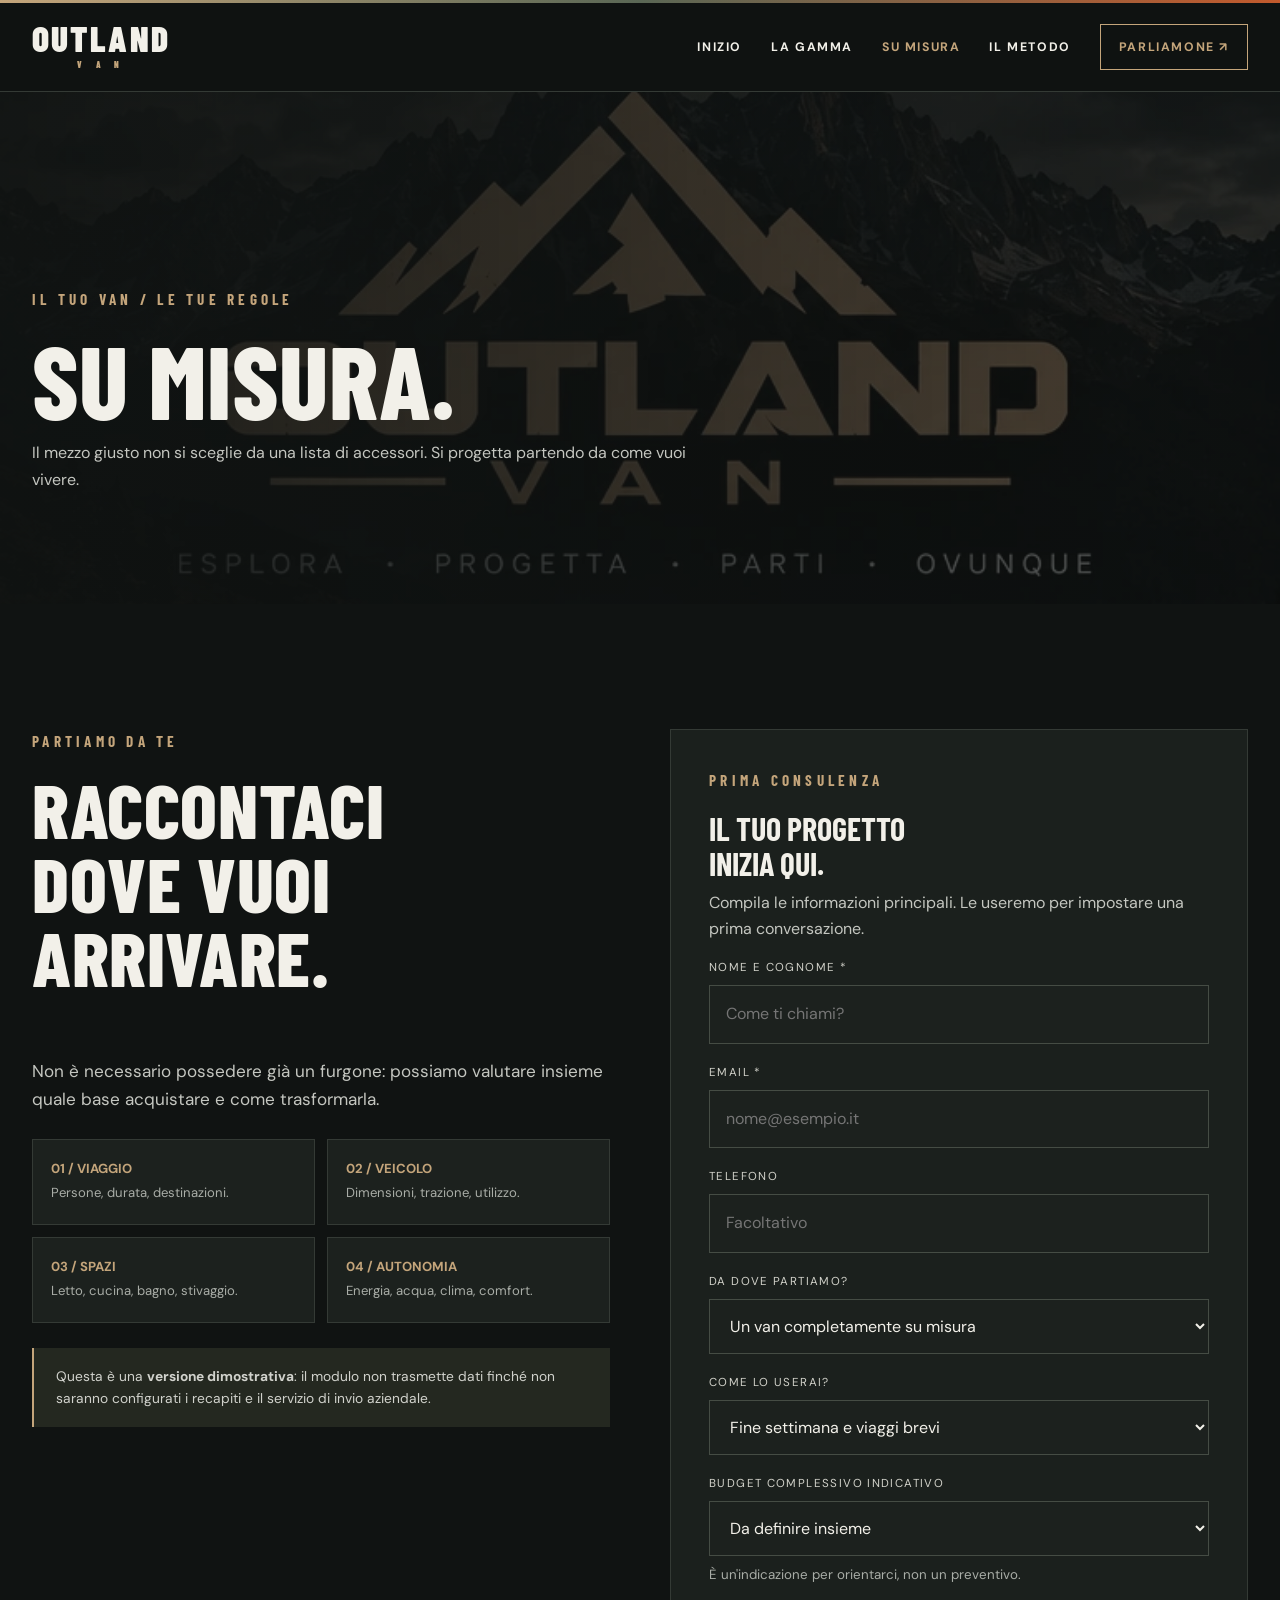
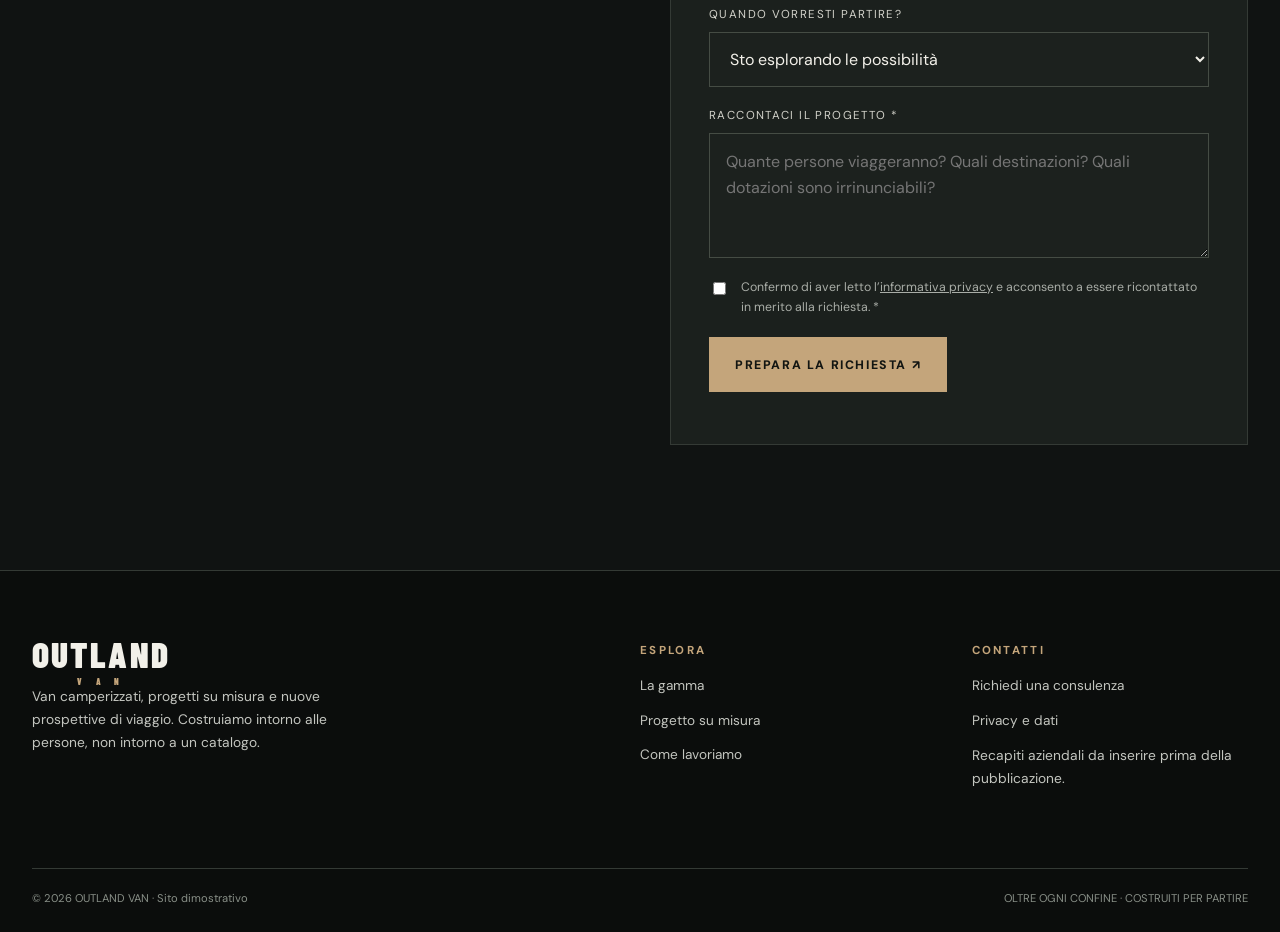
<file: su-misura.html>
<!doctype html><html lang="it"><head><meta charset="utf-8"><meta name="viewport" content="width=device-width,initial-scale=1"><meta name="theme-color" content="#101312"><meta name="description" content="Richiedi un van camperizzato su misura: scegliamo il veicolo e progettiamo l’allestimento intorno a te."><title>Progetta il tuo van | OUTLAND VAN</title><link rel="icon" type="image/svg+xml" href="img/favicon.svg"><link rel="stylesheet" href="css/style.css"></head><body data-contact-email=""><div class="topline"></div><header class="header solid"><div class="container header-inner"><a class="brand" href="index.html" aria-label="Pagina iniziale OUTLAND VAN"><b>OUTLAND</b><span>V A N</span></a><button class="menu-toggle" id="menu-toggle" aria-controls="main-nav" aria-expanded="false" aria-label="Apri menu">☰</button><nav class="nav" id="main-nav" aria-label="Navigazione principale"><a href="index.html">Inizio</a><a href="gamma.html">La gamma</a><a href="su-misura.html">Su misura</a><a href="metodo.html">Il metodo</a><a href="contatti.html" class="nav-cta">Parliamone ↗</a></nav></div></header><main><section class="page-hero"><div class="container"><div class="eyebrow">Il tuo van / Le tue regole</div><h1>SU MISURA.</h1><p>Il mezzo giusto non si sceglie da una lista di accessori. Si progetta partendo da come vuoi vivere.</p></div></section><section class="section"><div class="container custom-grid"><div><div class="eyebrow">Partiamo da te</div><h2>RACCONTACI<br>DOVE VUOI<br>ARRIVARE.</h2><p class="section-intro">Non è necessario possedere già un furgone: possiamo valutare insieme quale base acquistare e come trasformarla.</p><div class="choice-grid"><div class="choice"><strong>01 / Viaggio</strong><span>Persone, durata, destinazioni.</span></div><div class="choice"><strong>02 / Veicolo</strong><span>Dimensioni, trazione, utilizzo.</span></div><div class="choice"><strong>03 / Spazi</strong><span>Letto, cucina, bagno, stivaggio.</span></div><div class="choice"><strong>04 / Autonomia</strong><span>Energia, acqua, clima, comfort.</span></div></div><div class="notice">Questa è una <strong>versione dimostrativa</strong>: il modulo non trasmette dati finché non saranno configurati i recapiti e il servizio di invio aziendale.</div></div><div class="form-panel"><div class="eyebrow">Prima consulenza</div><h3>IL TUO PROGETTO<br>INIZIA QUI.</h3><p>Compila le informazioni principali. Le useremo per impostare una prima conversazione.</p><form id="inquiry-form"><div class="field"><label for="nome">Nome e cognome *</label><input id="nome" name="nome" required autocomplete="name" placeholder="Come ti chiami?"></div><div class="field"><label for="email">Email *</label><input id="email" name="email" type="email" required autocomplete="email" placeholder="nome@esempio.it"></div><div class="field"><label for="telefono">Telefono</label><input id="telefono" name="telefono" type="tel" autocomplete="tel" placeholder="Facoltativo"></div><div class="field"><label for="interesse">Da dove partiamo?</label><select id="interesse" name="interesse"><option value="Progetto su misura">Un van completamente su misura</option><option value="TERRA">Modello TERRA</option><option value="RIDGE">Modello RIDGE</option><option value="NOMAD">Modello NOMAD</option><option value="Da definire">Non lo so ancora</option></select></div><div class="field"><label for="utilizzo">Come lo userai?</label><select id="utilizzo" name="utilizzo"><option>Fine settimana e viaggi brevi</option><option>Viaggi lunghi</option><option>Fuoristrada / esplorazione</option><option>Vita in van</option><option>Uso misto</option></select></div><div class="field"><label for="budget">Budget complessivo indicativo</label><select id="budget" name="budget"><option>Da definire insieme</option><option>Fino a 50.000 €</option><option>50.000–75.000 €</option><option>75.000–100.000 €</option><option>Oltre 100.000 €</option></select><small>È un'indicazione per orientarci, non un preventivo.</small></div><div class="field"><label for="tempistiche">Quando vorresti partire?</label><select id="tempistiche" name="tempistiche"><option>Sto esplorando le possibilità</option><option>Entro 6 mesi</option><option>Tra 6 e 12 mesi</option><option>Più avanti</option></select></div><div class="field"><label for="messaggio">Raccontaci il progetto *</label><textarea id="messaggio" name="messaggio" required placeholder="Quante persone viaggeranno? Quali destinazioni? Quali dotazioni sono irrinunciabili?"></textarea></div><label class="check"><input type="checkbox" required> <span>Confermo di aver letto l’<a href="privacy.html" style="text-decoration:underline">informativa privacy</a> e acconsento a essere ricontattato in merito alla richiesta. *</span></label><button class="btn" type="submit">Prepara la richiesta ↗</button><p class="form-status" id="form-status" role="status" aria-live="polite"></p></form></div></div></section></main><footer class="footer"><div class="container"><div class="footer-grid"><div><a class="brand" href="index.html"><b>OUTLAND</b><span>V A N</span></a><p>Van camperizzati, progetti su misura e nuove prospettive di viaggio. Costruiamo intorno alle persone, non intorno a un catalogo.</p></div><div><h4>Esplora</h4><a href="gamma.html">La gamma</a><a href="su-misura.html">Progetto su misura</a><a href="metodo.html">Come lavoriamo</a></div><div><h4>Contatti</h4><a href="contatti.html">Richiedi una consulenza</a><a href="privacy.html">Privacy e dati</a><p>Recapiti aziendali da inserire prima della pubblicazione.</p></div></div><div class="footer-bottom"><span>© <span id="year">2026</span> OUTLAND VAN · Sito dimostrativo</span><span>OLTRE OGNI CONFINE · COSTRUITI PER PARTIRE</span></div></div></footer><script src="js/main.js" defer></script><script>document.getElementById('year').textContent=new Date().getFullYear()</script></body></html>
</file>
<file: css/style.css>
@import url('https://fonts.googleapis.com/css2?family=Barlow+Condensed:wght@400;500;600;700;800;900&family=DM+Sans:wght@400;500;600;700&display=swap');
:root{--bg:#101312;--panel:#191d1b;--panel2:#222723;--sand:#c4a57b;--sandlight:#e8d2ae;--text:#f2f0e9;--muted:#a9ada7;--line:#343a35;--green:#4b5a45;--orange:#c25a2d;--max:1320px}*{box-sizing:border-box}html{scroll-behavior:smooth}body{margin:0;background:var(--bg);color:var(--text);font-family:'DM Sans',sans-serif;line-height:1.65}body.menu-open{overflow:hidden}::selection{background:var(--sand);color:#111}a{color:inherit;text-decoration:none}button,input,textarea,select{font:inherit}button{cursor:pointer}img{max-width:100%;display:block}h1,h2,h3,h4,p{margin-top:0}h1,h2,h3,.display,.brand,.eyebrow{font-family:'Barlow Condensed',Impact,sans-serif}h1,h2{font-weight:800;line-height:.96;letter-spacing:.008em;text-transform:uppercase}h1{font-size:clamp(4.2rem,10vw,10rem);max-width:900px}h2{font-size:clamp(3.4rem,6vw,6.4rem)}h3{font-size:2rem;line-height:1.1;text-transform:uppercase}p{color:#c4c6c0}.container{width:min(var(--max),calc(100% - 64px));margin:auto}.eyebrow{font-size:.95rem;font-weight:700;letter-spacing:.28em;text-transform:uppercase;color:var(--sand);margin-bottom:18px}.topline{height:3px;background:linear-gradient(90deg,var(--sand),#5a6755,var(--orange))}.header{position:absolute;z-index:20;width:100%;top:3px;left:0;border-bottom:1px solid #ffffff22}.header.scrolled,.header.solid{position:sticky;top:0;background:#101312f5;backdrop-filter:blur(16px);border-bottom:1px solid var(--line)}.header-inner{height:88px;display:flex;align-items:center;justify-content:space-between;gap:30px}.brand{font-size:2.2rem;font-weight:900;letter-spacing:.06em;line-height:.75;display:inline-flex;flex-direction:column;white-space:nowrap}.brand span{color:var(--sand);font-size:.55rem;letter-spacing:.65em;margin-top:11px;text-align:center}.brand b{font-weight:900}.nav{display:flex;align-items:center;gap:29px}.nav a{font-size:.77rem;letter-spacing:.13em;font-weight:700;text-transform:uppercase;transition:color .2s}.nav a:hover,.nav a.active{color:var(--sand)}.nav .nav-cta{border:1px solid var(--sand);padding:12px 18px;color:var(--sand)}.menu-toggle{display:none;background:none;color:white;border:0;font-size:1.8rem}.hero{min-height:850px;height:100svh;max-height:1100px;position:relative;display:flex;align-items:center;overflow:hidden;background:#111}.hero-bg{position:absolute;inset:0;background-image:linear-gradient(90deg,#0d100ff2 0%,#0d100fba 38%,#0d100f25 78%),linear-gradient(0deg,#0d100f 0%,transparent 36%),url('../img/hero-van.webp');background-position:center,center,75% center;background-size:cover;transform:scale(1.03)}.hero:after{content:'';position:absolute;inset:0;opacity:.13;background-image:repeating-linear-gradient(90deg,transparent 0,transparent 79px,#ffffff22 80px)}.hero-content{position:relative;z-index:2;padding-top:100px}.hero h1 em{color:var(--sand);font-style:normal}.hero p{font-size:1.12rem;max-width:570px}.hero-actions{display:flex;gap:14px;flex-wrap:wrap;margin-top:36px}.btn{border:1px solid var(--sand);background:var(--sand);color:#121512;display:inline-flex;align-items:center;justify-content:center;gap:16px;padding:16px 25px;font-weight:800;font-size:.77rem;letter-spacing:.13em;text-transform:uppercase;min-height:55px;transition:.25s}.btn:hover{transform:translateY(-2px);background:var(--sandlight)}.btn-outline{background:transparent;color:var(--text);border-color:#ffffff6b}.btn-outline:hover{background:#ffffff16}.btn-dark{background:transparent;color:var(--sand)}.hero-bottom{position:absolute;z-index:3;bottom:40px;left:0;width:100%}.hero-bottom .container{display:flex;justify-content:space-between;align-items:end}.micro{font-size:.69rem;letter-spacing:.24em;text-transform:uppercase;color:#bcbfb7}.scroll-mark{display:flex;align-items:center;gap:15px}.scroll-mark:before{content:'';height:1px;width:48px;background:var(--sand)}.stats{display:grid;grid-template-columns:repeat(3,1fr);border-bottom:1px solid var(--line)}.stat{padding:30px 25px;border-right:1px solid var(--line)}.stat:last-child{border:0}.stat strong{font:700 1.4rem 'Barlow Condensed';color:var(--sand);display:block;text-transform:uppercase}.stat span{color:var(--muted);font-size:.82rem}.section{padding:125px 0}.section-alt{background:#171b19}.section-heading{display:flex;align-items:end;justify-content:space-between;gap:30px;margin-bottom:44px}.section-heading h2{margin:0}.section-heading p{max-width:460px;margin:0}.section-intro{max-width:650px;font-size:1.07rem}.model-grid{display:grid;grid-template-columns:repeat(3,1fr);gap:18px}.model-card{background:var(--panel);border:1px solid var(--line);transition:.3s;overflow:hidden}.model-card:hover{border-color:var(--sand);transform:translateY(-4px)}.model-art{height:275px;background:#232822;position:relative;overflow:hidden}.model-art img{width:100%;height:100%;object-fit:cover;filter:saturate(.75);transition:.5s}.model-card:hover img{transform:scale(1.05)}.model-art:after{content:'';position:absolute;inset:0;background:linear-gradient(0deg,#141815 0%,transparent 65%)}.model-tag{position:absolute;z-index:2;top:18px;left:18px;padding:7px 10px;background:#101312db;color:var(--sand);font-size:.65rem;letter-spacing:.18em;text-transform:uppercase}.model-number{position:absolute;z-index:2;bottom:-22px;right:16px;font:900 6.7rem 'Barlow Condensed';color:#ffffff20}.model-body{padding:30px}.model-body h3{margin-bottom:8px}.model-body p{min-height:75px;font-size:.9rem}.specs{display:flex;gap:10px;flex-wrap:wrap;margin:20px 0 25px}.specs span{font-size:.68rem;text-transform:uppercase;letter-spacing:.09em;border:1px solid #51594f;padding:7px 9px;color:#c6c8c1}.text-link{display:inline-flex;align-items:center;gap:14px;font-size:.76rem;font-weight:800;letter-spacing:.16em;text-transform:uppercase;color:var(--sand)}.text-link:hover{gap:22px}.split{display:grid;grid-template-columns:1fr 1fr;min-height:630px}.split-image{background:url('../img/mountains.webp') center/cover;position:relative}.split-image:after{content:'';position:absolute;inset:0;background:#1013123d}.split-copy{padding:90px max(48px,calc((100vw - var(--max))/2)) 90px 8%;background:#232823}.split-copy h2{max-width:550px}.split-copy p{max-width:540px}.feature-list{margin:32px 0;display:grid;gap:15px}.feature{display:flex;gap:14px;align-items:start;border-bottom:1px solid #ffffff22;padding-bottom:14px}.feature i{font-style:normal;color:var(--sand);font-weight:800}.feature strong{display:block;font-size:.86rem;text-transform:uppercase;letter-spacing:.09em}.feature small{display:block;color:var(--muted);margin-top:4px}.process{display:grid;grid-template-columns:repeat(4,1fr);gap:0;border-top:1px solid var(--line);border-bottom:1px solid var(--line)}.step{padding:35px 25px;border-right:1px solid var(--line)}.step:last-child{border:0}.step b{font:800 4rem 'Barlow Condensed';color:var(--sand)}.step h3{font-size:1.6rem}.step p{font-size:.85rem}.statement{background:linear-gradient(90deg,#111c17ee,#101312e8),url('../img/mountains.webp') center/cover;padding:110px 0}.statement h2{max-width:1000px}.statement h2 span{color:var(--sand)}.gallery{display:grid;grid-template-columns:2fr 1fr 1fr;gap:12px}.gallery img{height:310px;width:100%;object-fit:cover}.gallery img:first-child{object-position:65% center}.footer{padding:70px 0 24px;background:#0b0d0c;border-top:1px solid var(--line)}.footer-grid{display:grid;grid-template-columns:2fr 1fr 1fr;gap:55px}.footer p{max-width:350px;font-size:.86rem}.footer h4{font-size:.72rem;letter-spacing:.2em;text-transform:uppercase;color:var(--sand)}.footer a:not(.brand){display:block;margin:12px 0;color:#c3c5bf;font-size:.85rem}.footer a:hover{color:var(--sand)}.footer-bottom{border-top:1px solid var(--line);margin-top:65px;padding-top:20px;display:flex;justify-content:space-between;gap:20px;color:#888f87;font-size:.7rem}.page-hero{padding:195px 0 95px;min-height:440px;background:linear-gradient(90deg,#101312f2,#101312ae),url('../img/mountains.webp') center/cover}.page-hero h1{font-size:clamp(4rem,8vw,7.8rem);margin-bottom:12px}.page-hero p{max-width:660px}.filter-bar{display:flex;gap:12px;flex-wrap:wrap;align-items:center;margin:0 0 32px}.filter-bar input,.filter-bar select,.field input,.field select,.field textarea{background:#1c211e;border:1px solid #454c44;color:var(--text);padding:15px 16px;outline:0;border-radius:0}.filter-bar input:focus,.filter-bar select:focus,.field input:focus,.field textarea:focus,.field select:focus{border-color:var(--sand)}.filter-bar input{flex:1;min-width:220px}.filter-bar select{min-width:220px}.filter-count{color:var(--sand);font-size:.8rem}.notice{border-left:2px solid var(--sand);padding:17px 22px;background:#242820;color:#d1d2cc;font-size:.86rem;margin-bottom:32px}.custom-grid{display:grid;grid-template-columns:1fr 1fr;gap:60px}.form-panel{background:#1b201d;border:1px solid var(--line);padding:38px}.form-panel h3{margin-bottom:8px}.field{display:grid;gap:8px;margin-bottom:19px}.field label{font-size:.72rem;text-transform:uppercase;letter-spacing:.12em;color:#d2d2ca}.field textarea{min-height:125px;resize:vertical}.field small{color:var(--muted)}.check{display:flex;gap:12px;align-items:start;color:var(--muted);font-size:.77rem;margin-bottom:20px}.check input{margin-top:5px;accent-color:var(--sand)}.form-status{font-size:.85rem;color:var(--sand);margin-top:14px}.choice-grid{display:grid;grid-template-columns:repeat(2,1fr);gap:12px;margin:25px 0}.choice{border:1px solid var(--line);padding:18px;background:#1c211e}.choice strong{display:block;color:var(--sand);font-size:.82rem;text-transform:uppercase}.choice span{font-size:.82rem;color:var(--muted)}.detail-hero{display:grid;grid-template-columns:1fr 1fr;gap:50px;align-items:center}.detail-hero img{height:460px;width:100%;object-fit:cover}.detail-hero h2{margin-bottom:20px}.faq details{border-bottom:1px solid var(--line);padding:20px 0}.faq summary{cursor:pointer;font-weight:700}.faq details p{margin:15px 0 0}.empty{padding:40px;border:1px solid var(--line);color:var(--muted)}@media(max-width:1050px){.nav{gap:16px}.nav a{font-size:.68rem}.model-grid{grid-template-columns:repeat(2,1fr)}.split-copy{padding:70px 45px}.process{grid-template-columns:repeat(2,1fr)}.step:nth-child(2){border-right:0}.step:nth-child(-n+2){border-bottom:1px solid var(--line)}}@media(max-width:740px){.container{width:min(100% - 36px,var(--max))}.header-inner{height:72px}.brand{font-size:1.8rem}.menu-toggle{display:block}.nav{display:none;position:absolute;top:72px;left:0;right:0;background:#101312;padding:24px 18px 35px;flex-direction:column;align-items:stretch;border-bottom:1px solid var(--line)}.nav.open{display:flex}.nav a{font-size:.95rem;padding:10px}.hero{min-height:720px;height:92svh}.hero-bg{background-position:center,center,66% center}.hero h1{font-size:clamp(4.1rem,17vw,7rem)}.hero p{font-size:.96rem}.hero-bottom{bottom:22px}.hero-bottom .micro:last-child{display:none}.stats{grid-template-columns:1fr}.stat{border-right:0;border-bottom:1px solid var(--line);padding:20px 10px}.section{padding:75px 0}.section-heading{display:block}.section-heading p{margin-top:20px}.model-grid,.split,.custom-grid,.detail-hero,.footer-grid{grid-template-columns:1fr}.model-art{height:240px}.split-image{min-height:350px}.split-copy{padding:60px 24px}.process{grid-template-columns:1fr}.step{border-right:0!important;border-bottom:1px solid var(--line)}.gallery{grid-template-columns:1fr 1fr}.gallery img{height:190px}.gallery img:first-child{grid-column:span 2;height:250px}.footer-grid{gap:25px}.footer-bottom{flex-direction:column}.page-hero{padding:145px 0 65px}.form-panel{padding:24px}.choice-grid{grid-template-columns:1fr}.detail-hero img{height:300px}}
</file>
